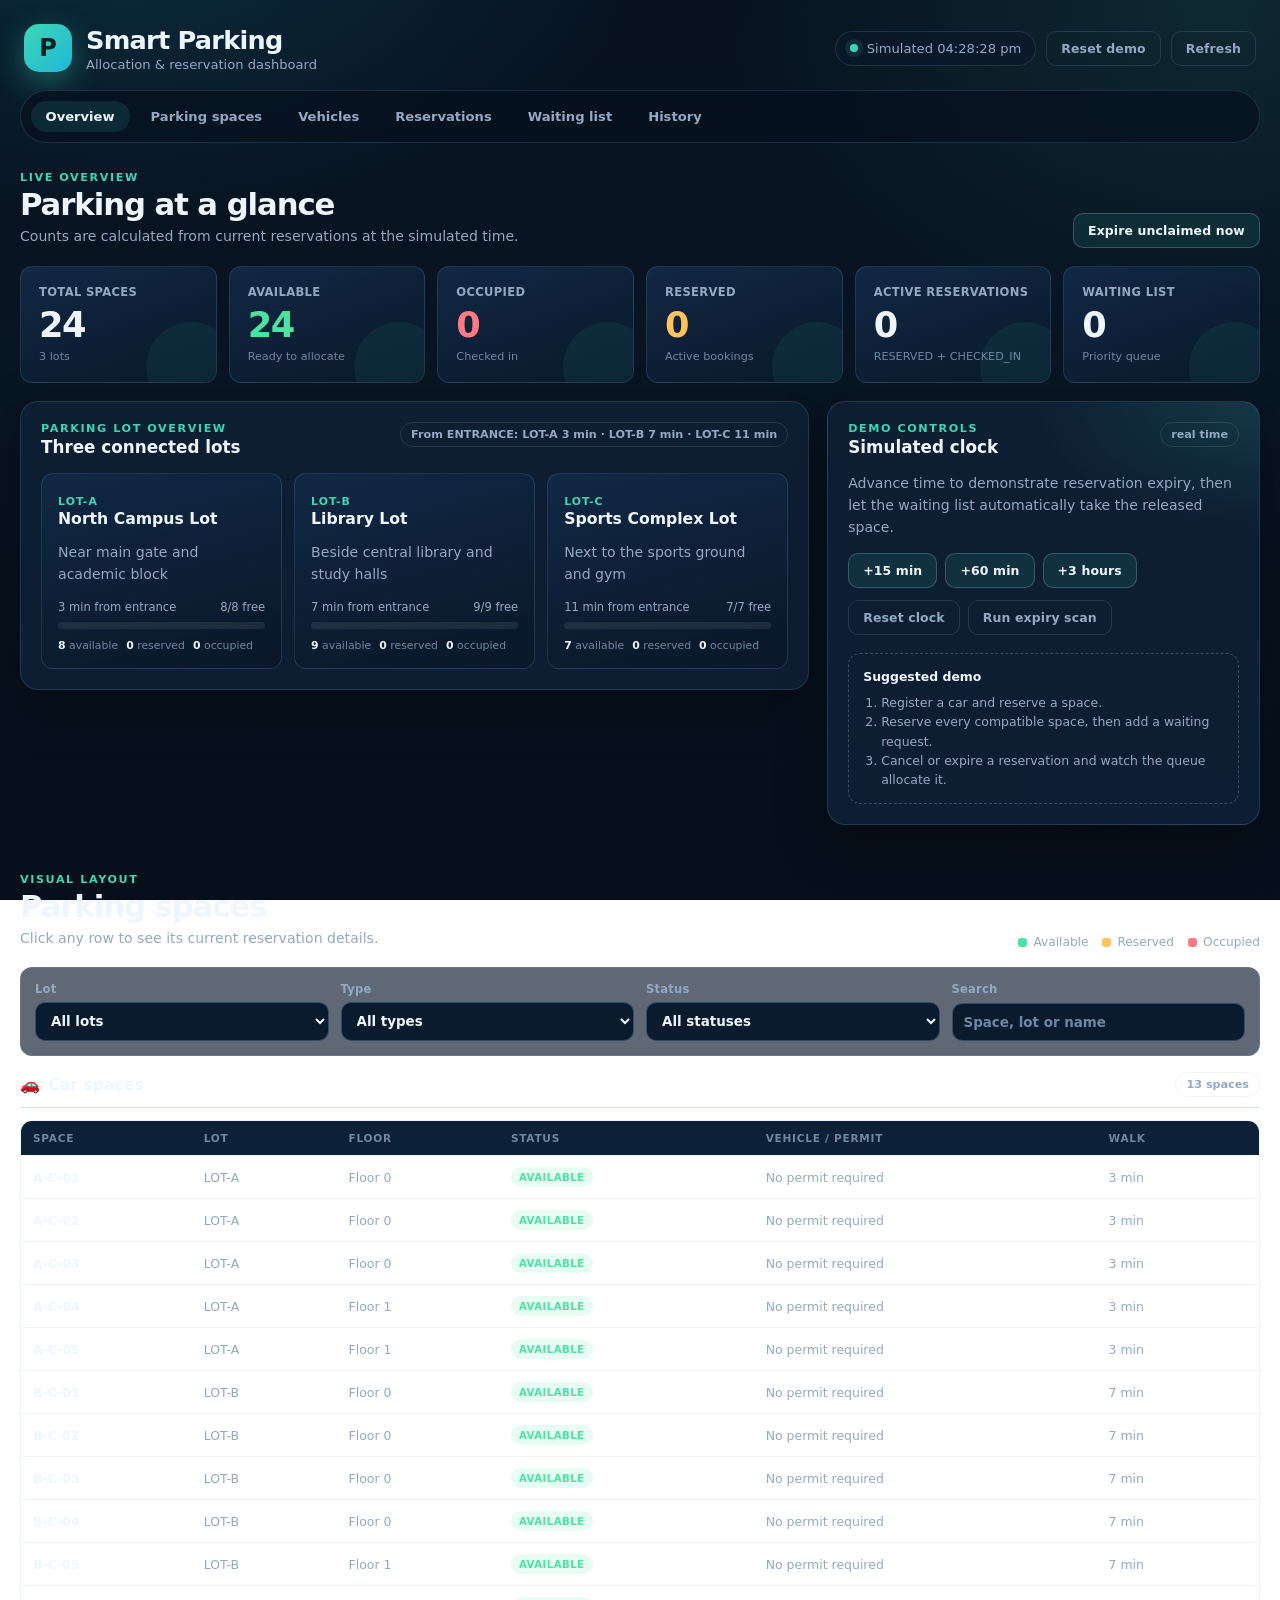
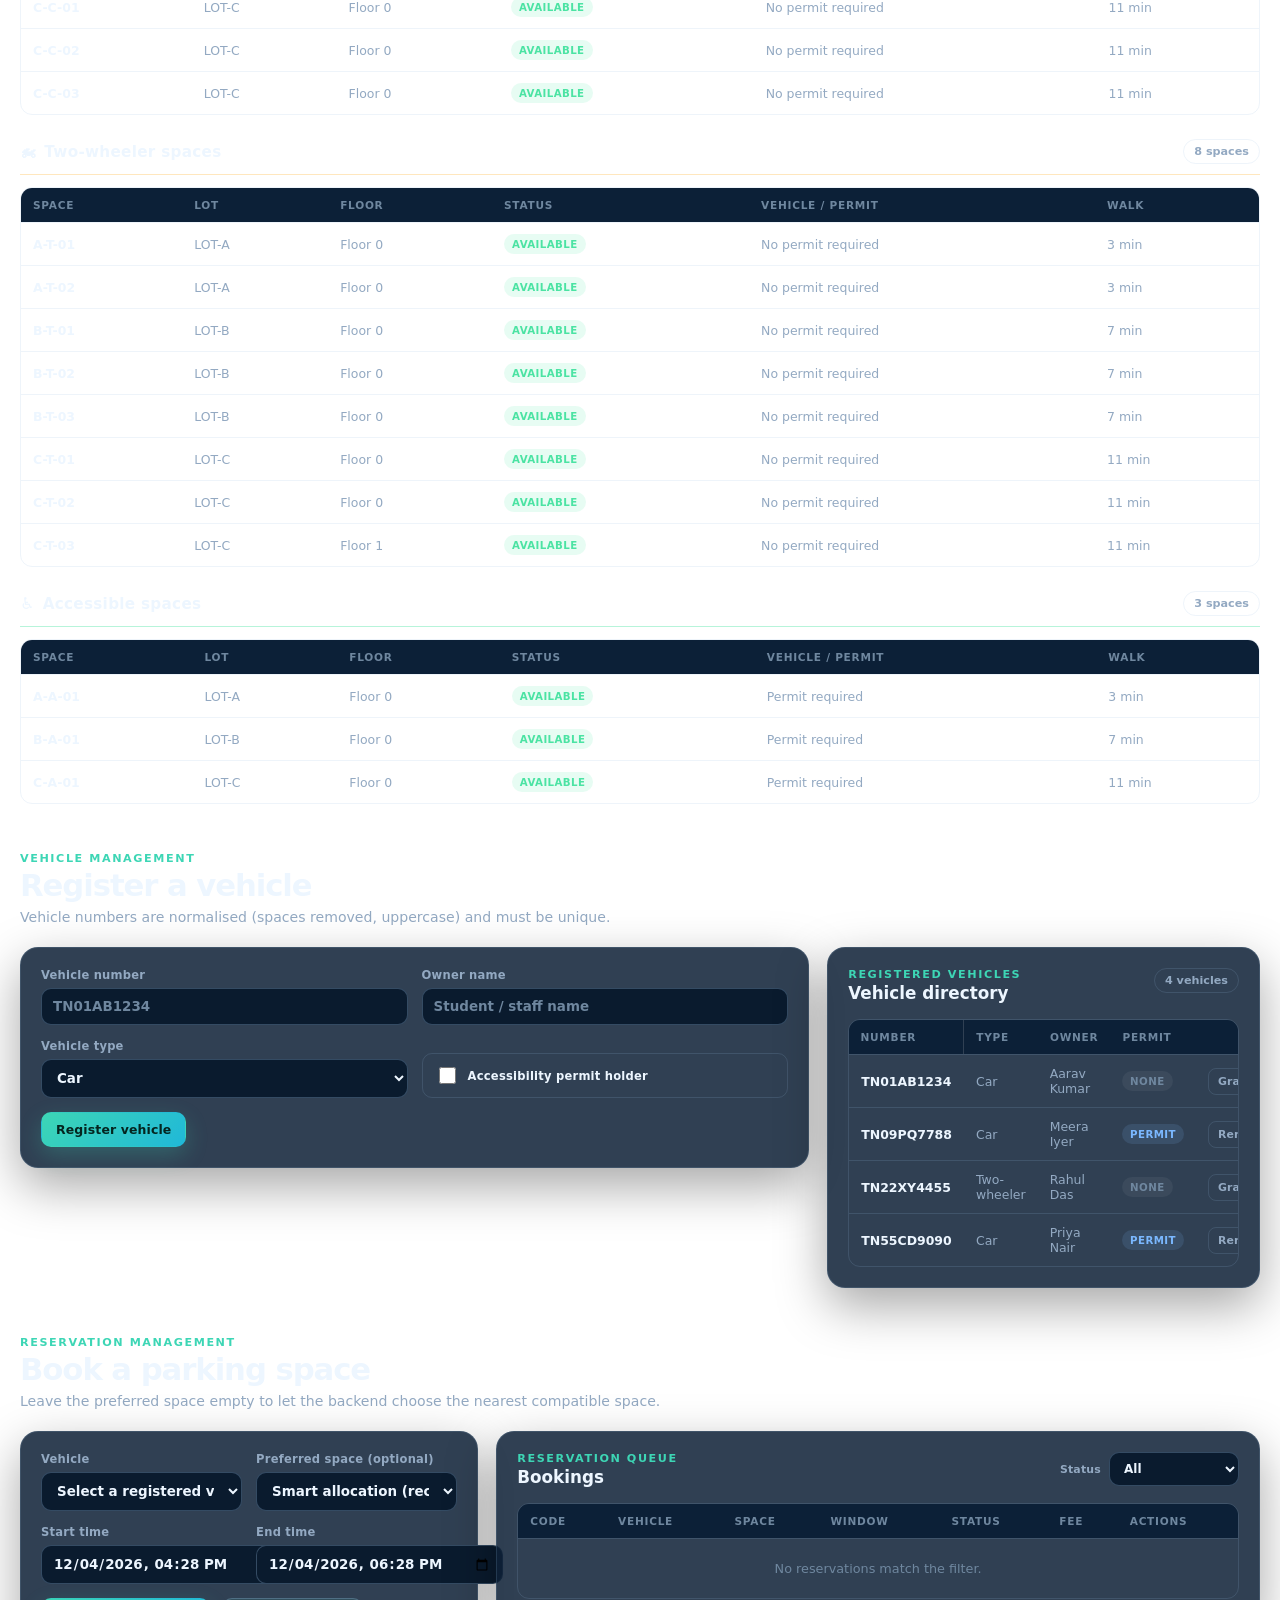
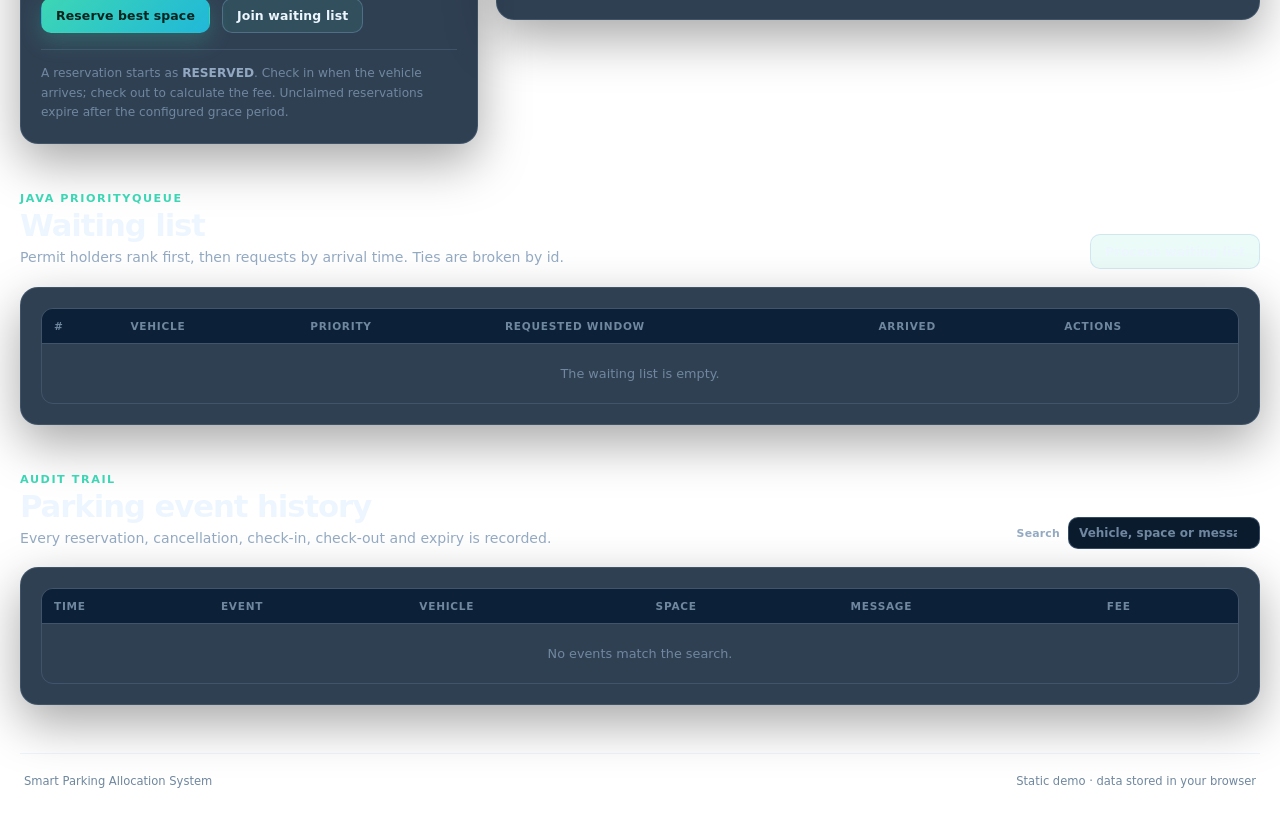
<file: docs/index.html>
<!DOCTYPE html>
<html lang="en">
<head>
    <meta charset="UTF-8">
    <meta name="viewport" content="width=device-width, initial-scale=1.0">
    <meta name="description" content="Smart Parking Allocation System dashboard - Spring Boot, MySQL, Java">
    <title>Smart Parking Allocation System</title>
    <link rel="icon" type="image/svg+xml" href="favicon.svg">
    <link rel="stylesheet" href="css/styles.css">
</head>
<body>
<div class="app-shell">

    <header class="topbar">
        <div class="brand">
            <div class="brand-mark" aria-hidden="true">P</div>
            <div>
                <h1>Smart Parking</h1>
                <p>Allocation &amp; reservation dashboard</p>
            </div>
        </div>
        <div class="topbar-actions">
            <div class="clock-chip" id="clockChip" title="Simulated application time">
                <span class="dot"></span>
                <span id="clockText">Loading clock...</span>
            </div>
            <button type="button" class="btn btn-ghost" id="resetDemoBtn">Reset demo</button>
            <button type="button" class="btn btn-ghost" id="refreshBtn">Refresh</button>
        </div>
    </header>

    <nav class="section-nav" aria-label="Dashboard sections">
        <a href="#overview" class="active">Overview</a>
        <a href="#spaces">Parking spaces</a>
        <a href="#vehicles">Vehicles</a>
        <a href="#reservations">Reservations</a>
        <a href="#waiting">Waiting list</a>
        <a href="#history">History</a>
    </nav>

    <main>

        <!-- ============================ OVERVIEW ============================ -->
        <section id="overview" class="section">
            <div class="section-heading">
                <div>
                    <p class="eyebrow">Live overview</p>
                    <h2>Parking at a glance</h2>
                    <p class="muted">Counts are calculated from current reservations at the simulated time.</p>
                </div>
                <button type="button" class="btn btn-secondary" id="expireBtn">Expire unclaimed now</button>
            </div>

            <div class="stats-grid">
                <article class="stat-card">
                    <span class="stat-label">Total spaces</span>
                    <strong id="statTotal">--</strong>
                    <small id="statLots">3 lots</small>
                </article>
                <article class="stat-card stat-available">
                    <span class="stat-label">Available</span>
                    <strong id="statAvailable">--</strong>
                    <small>Ready to allocate</small>
                </article>
                <article class="stat-card stat-occupied">
                    <span class="stat-label">Occupied</span>
                    <strong id="statOccupied">--</strong>
                    <small>Checked in</small>
                </article>
                <article class="stat-card stat-reserved">
                    <span class="stat-label">Reserved</span>
                    <strong id="statReserved">--</strong>
                    <small>Active bookings</small>
                </article>
                <article class="stat-card">
                    <span class="stat-label">Active reservations</span>
                    <strong id="statReservations">--</strong>
                    <small>RESERVED + CHECKED_IN</small>
                </article>
                <article class="stat-card">
                    <span class="stat-label">Waiting list</span>
                    <strong id="statWaiting">--</strong>
                    <small>Priority queue</small>
                </article>
            </div>

            <div class="two-column">
                <div class="panel">
                    <div class="panel-heading">
                        <div>
                            <p class="eyebrow">Parking lot overview</p>
                            <h3>Three connected lots</h3>
                        </div>
                        <span class="pill" id="travelSummary">Dijkstra travel times</span>
                    </div>
                    <div id="lotsList" class="lots-list">
                        <div class="loading">Loading parking lots...</div>
                    </div>
                </div>

                <aside class="panel demo-panel">
                    <div class="panel-heading">
                        <div>
                            <p class="eyebrow">Demo controls</p>
                            <h3>Simulated clock</h3>
                        </div>
                        <span class="pill" id="clockOffset">+0 min</span>
                    </div>
                    <p class="muted">
                        Advance time to demonstrate reservation expiry, then let the waiting list
                        automatically take the released space.
                    </p>
                    <div class="clock-buttons">
                        <button type="button" class="btn btn-secondary" data-advance="15">+15 min</button>
                        <button type="button" class="btn btn-secondary" data-advance="60">+60 min</button>
                        <button type="button" class="btn btn-secondary" data-advance="180">+3 hours</button>
                    </div>
                    <div class="clock-actions">
                        <button type="button" class="btn btn-ghost" id="resetClockBtn">Reset clock</button>
                        <button type="button" class="btn btn-ghost" id="expireBtn2">Run expiry scan</button>
                    </div>
                    <div class="demo-note">
                        <strong>Suggested demo</strong>
                        <ol>
                            <li>Register a car and reserve a space.</li>
                            <li>Reserve every compatible space, then add a waiting request.</li>
                            <li>Cancel or expire a reservation and watch the queue allocate it.</li>
                        </ol>
                    </div>
                </aside>
            </div>
        </section>

        <!-- ============================ SPACES ============================ -->
        <section id="spaces" class="section">
            <div class="section-heading">
                <div>
                    <p class="eyebrow">Visual layout</p>
                    <h2>Parking spaces</h2>
                    <p class="muted">Click any row to see its current reservation details.</p>
                </div>
                <div class="legend" aria-label="Space status legend">
                    <span><i class="legend-dot available"></i>Available</span>
                    <span><i class="legend-dot reserved"></i>Reserved</span>
                    <span><i class="legend-dot occupied"></i>Occupied</span>
                </div>
            </div>

            <div class="filter-bar">
                <label>
                    Lot
                    <select id="spaceLotFilter">
                        <option value="">All lots</option>
                    </select>
                </label>
                <label>
                    Type
                    <select id="spaceKindFilter">
                        <option value="">All types</option>
                        <option value="CAR">Car</option>
                        <option value="TWO_WHEELER">Two-wheeler</option>
                        <option value="ACCESSIBLE">Accessible</option>
                    </select>
                </label>
                <label>
                    Status
                    <select id="spaceStatusFilter">
                        <option value="">All statuses</option>
                        <option value="AVAILABLE">Available</option>
                        <option value="RESERVED">Reserved</option>
                        <option value="OCCUPIED">Occupied</option>
                    </select>
                </label>
                <label class="search-field">
                    Search
                    <input type="search" id="spaceSearch" placeholder="Space, lot or name">
                </label>
            </div>

            <div id="spaceGrid" class="space-groups">
                <div class="loading">Loading spaces...</div>
            </div>
        </section>

        <!-- ============================ VEHICLES ============================ -->
        <section id="vehicles" class="section">
            <div class="section-heading">
                <div>
                    <p class="eyebrow">Vehicle management</p>
                    <h2>Register a vehicle</h2>
                    <p class="muted">Vehicle numbers are normalised (spaces removed, uppercase) and must be unique.</p>
                </div>
            </div>

            <div class="two-column">
                <div class="panel">
                    <form id="vehicleForm" class="form-grid" novalidate>
                        <label>
                            Vehicle number
                            <input type="text" id="vehicleNumber" name="vehicleNumber"
                                   placeholder="TN01AB1234" maxlength="20" required>
                        </label>
                        <label>
                            Owner name
                            <input type="text" id="vehicleOwner" name="ownerName"
                                   placeholder="Student / staff name" maxlength="100" required>
                        </label>
                        <label>
                            Vehicle type
                            <select id="vehicleType" name="type" required>
                                <option value="CAR">Car</option>
                                <option value="TWO_WHEELER">Two-wheeler</option>
                            </select>
                        </label>
                        <label class="checkbox-label">
                            <input type="checkbox" id="vehiclePermit" name="accessibilityPermit">
                            Accessibility permit holder
                        </label>
                        <div class="form-actions">
                            <button type="submit" class="btn btn-primary">Register vehicle</button>
                            <span class="form-message" id="vehicleMessage" aria-live="polite"></span>
                        </div>
                    </form>
                </div>

                <div class="panel">
                    <div class="panel-heading">
                        <div>
                            <p class="eyebrow">Registered vehicles</p>
                            <h3>Vehicle directory</h3>
                        </div>
                        <span class="pill" id="vehicleCount">0 vehicles</span>
                    </div>
                    <div class="table-wrap">
                        <table>
                            <thead>
                            <tr>
                                <th>Number</th>
                                <th>Type</th>
                                <th>Owner</th>
                                <th>Permit</th>
                                <th></th>
                            </tr>
                            </thead>
                            <tbody id="vehicleTableBody">
                            <tr><td colspan="5" class="empty">No vehicles yet.</td></tr>
                            </tbody>
                        </table>
                    </div>
                </div>
            </div>
        </section>

        <!-- ============================ RESERVATIONS ============================ -->
        <section id="reservations" class="section">
            <div class="section-heading">
                <div>
                    <p class="eyebrow">Reservation management</p>
                    <h2>Book a parking space</h2>
                    <p class="muted">Leave the preferred space empty to let the backend choose the nearest compatible space.</p>
                </div>
            </div>

            <div class="two-column reservation-layout">
                <div class="panel">
                    <form id="reservationForm" class="form-grid" novalidate>
                        <label>
                            Vehicle
                            <select id="reservationVehicle" required>
                                <option value="">Select a registered vehicle</option>
                            </select>
                        </label>
                        <label>
                            Preferred space (optional)
                            <select id="reservationSpace">
                                <option value="">Smart allocation (recommended)</option>
                            </select>
                        </label>
                        <label>
                            Start time
                            <input type="datetime-local" id="reservationStart" required>
                        </label>
                        <label>
                            End time
                            <input type="datetime-local" id="reservationEnd" required>
                        </label>
                        <div class="form-actions form-actions-wrap">
                            <button type="submit" class="btn btn-primary">Reserve best space</button>
                            <button type="button" class="btn btn-secondary" id="joinWaitingBtn">Join waiting list</button>
                            <span class="form-message" id="reservationMessage" aria-live="polite"></span>
                        </div>
                    </form>
                    <p class="hint">
                        A reservation starts as <strong>RESERVED</strong>. Check in when the vehicle arrives;
                        check out to calculate the fee. Unclaimed reservations expire after the configured grace period.
                    </p>
                </div>

                <div class="panel">
                    <div class="panel-heading">
                        <div>
                            <p class="eyebrow">Reservation queue</p>
                            <h3>Bookings</h3>
                        </div>
                        <label class="inline-filter">
                            Status
                            <select id="reservationStatusFilter">
                                <option value="">All</option>
                                <option value="RESERVED">Reserved</option>
                                <option value="CHECKED_IN">Checked in</option>
                                <option value="COMPLETED">Completed</option>
                                <option value="CANCELLED">Cancelled</option>
                                <option value="EXPIRED">Expired</option>
                            </select>
                        </label>
                    </div>
                    <div class="table-wrap table-tall">
                        <table>
                            <thead>
                            <tr>
                                <th>Code</th>
                                <th>Vehicle</th>
                                <th>Space</th>
                                <th>Window</th>
                                <th>Status</th>
                                <th>Fee</th>
                                <th>Actions</th>
                            </tr>
                            </thead>
                            <tbody id="reservationTableBody">
                            <tr><td colspan="7" class="empty">No reservations yet.</td></tr>
                            </tbody>
                        </table>
                    </div>
                </div>
            </div>
        </section>

        <!-- ============================ WAITING LIST ============================ -->
        <section id="waiting" class="section">
            <div class="section-heading">
                <div>
                    <p class="eyebrow">Java PriorityQueue</p>
                    <h2>Waiting list</h2>
                    <p class="muted">Permit holders rank first, then requests by arrival time. Ties are broken by id.</p>
                </div>
                <button type="button" class="btn btn-secondary" id="processWaitingBtn">Process waiting list</button>
            </div>

            <div class="panel">
                <div class="table-wrap">
                    <table>
                        <thead>
                        <tr>
                            <th>#</th>
                            <th>Vehicle</th>
                            <th>Priority</th>
                            <th>Requested window</th>
                            <th>Arrived</th>
                            <th>Actions</th>
                        </tr>
                        </thead>
                        <tbody id="waitingTableBody">
                        <tr><td colspan="6" class="empty">The waiting list is empty.</td></tr>
                        </tbody>
                    </table>
                </div>
            </div>
        </section>

        <!-- ============================ HISTORY ============================ -->
        <section id="history" class="section">
            <div class="section-heading">
                <div>
                    <p class="eyebrow">Audit trail</p>
                    <h2>Parking event history</h2>
                    <p class="muted">Every reservation, cancellation, check-in, check-out and expiry is recorded.</p>
                </div>
                <label class="inline-filter">
                    Search
                    <input type="search" id="historySearch" placeholder="Vehicle, space or message">
                </label>
            </div>

            <div class="panel">
                <div class="table-wrap table-tall">
                    <table>
                        <thead>
                        <tr>
                            <th>Time</th>
                            <th>Event</th>
                            <th>Vehicle</th>
                            <th>Space</th>
                            <th>Message</th>
                            <th>Fee</th>
                        </tr>
                        </thead>
                        <tbody id="historyTableBody">
                        <tr><td colspan="6" class="empty">No events yet.</td></tr>
                        </tbody>
                    </table>
                </div>
            </div>
        </section>

    </main>

    <footer class="footer">
        <span>Smart Parking Allocation System</span>
        <span>Static demo · data stored in your browser</span>
    </footer>
</div>

<div id="toastContainer" class="toast-container" aria-live="polite" aria-atomic="true"></div>

<div id="spaceModal" class="modal-backdrop" hidden>
    <div class="modal" role="dialog" aria-modal="true" aria-labelledby="spaceModalTitle">
        <button type="button" class="modal-close" id="spaceModalClose" aria-label="Close">×</button>
        <p class="eyebrow">Parking space</p>
        <h3 id="spaceModalTitle">Space</h3>
        <div id="spaceModalBody" class="modal-body"></div>
    </div>
</div>

<script src="js/mock-api.js"></script>
<script src="js/app.js"></script>
</body>
</html>
</file>
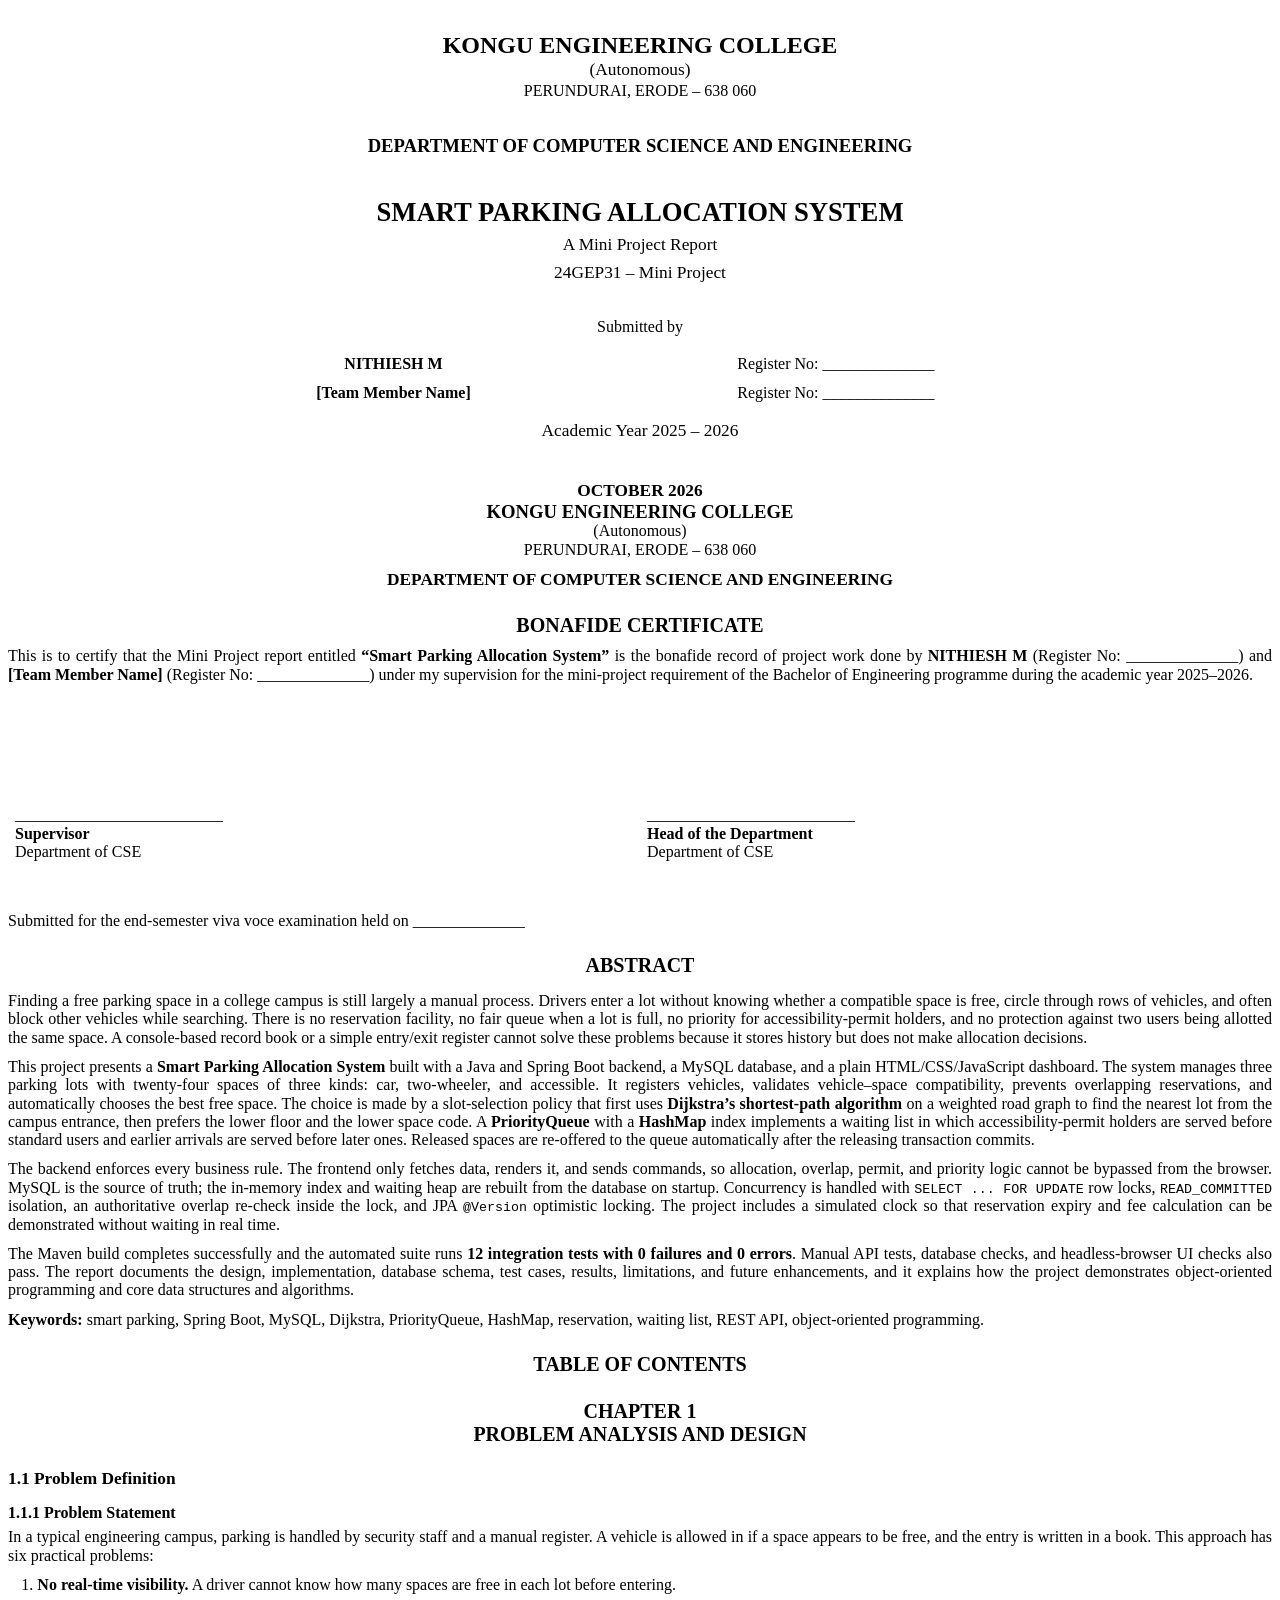
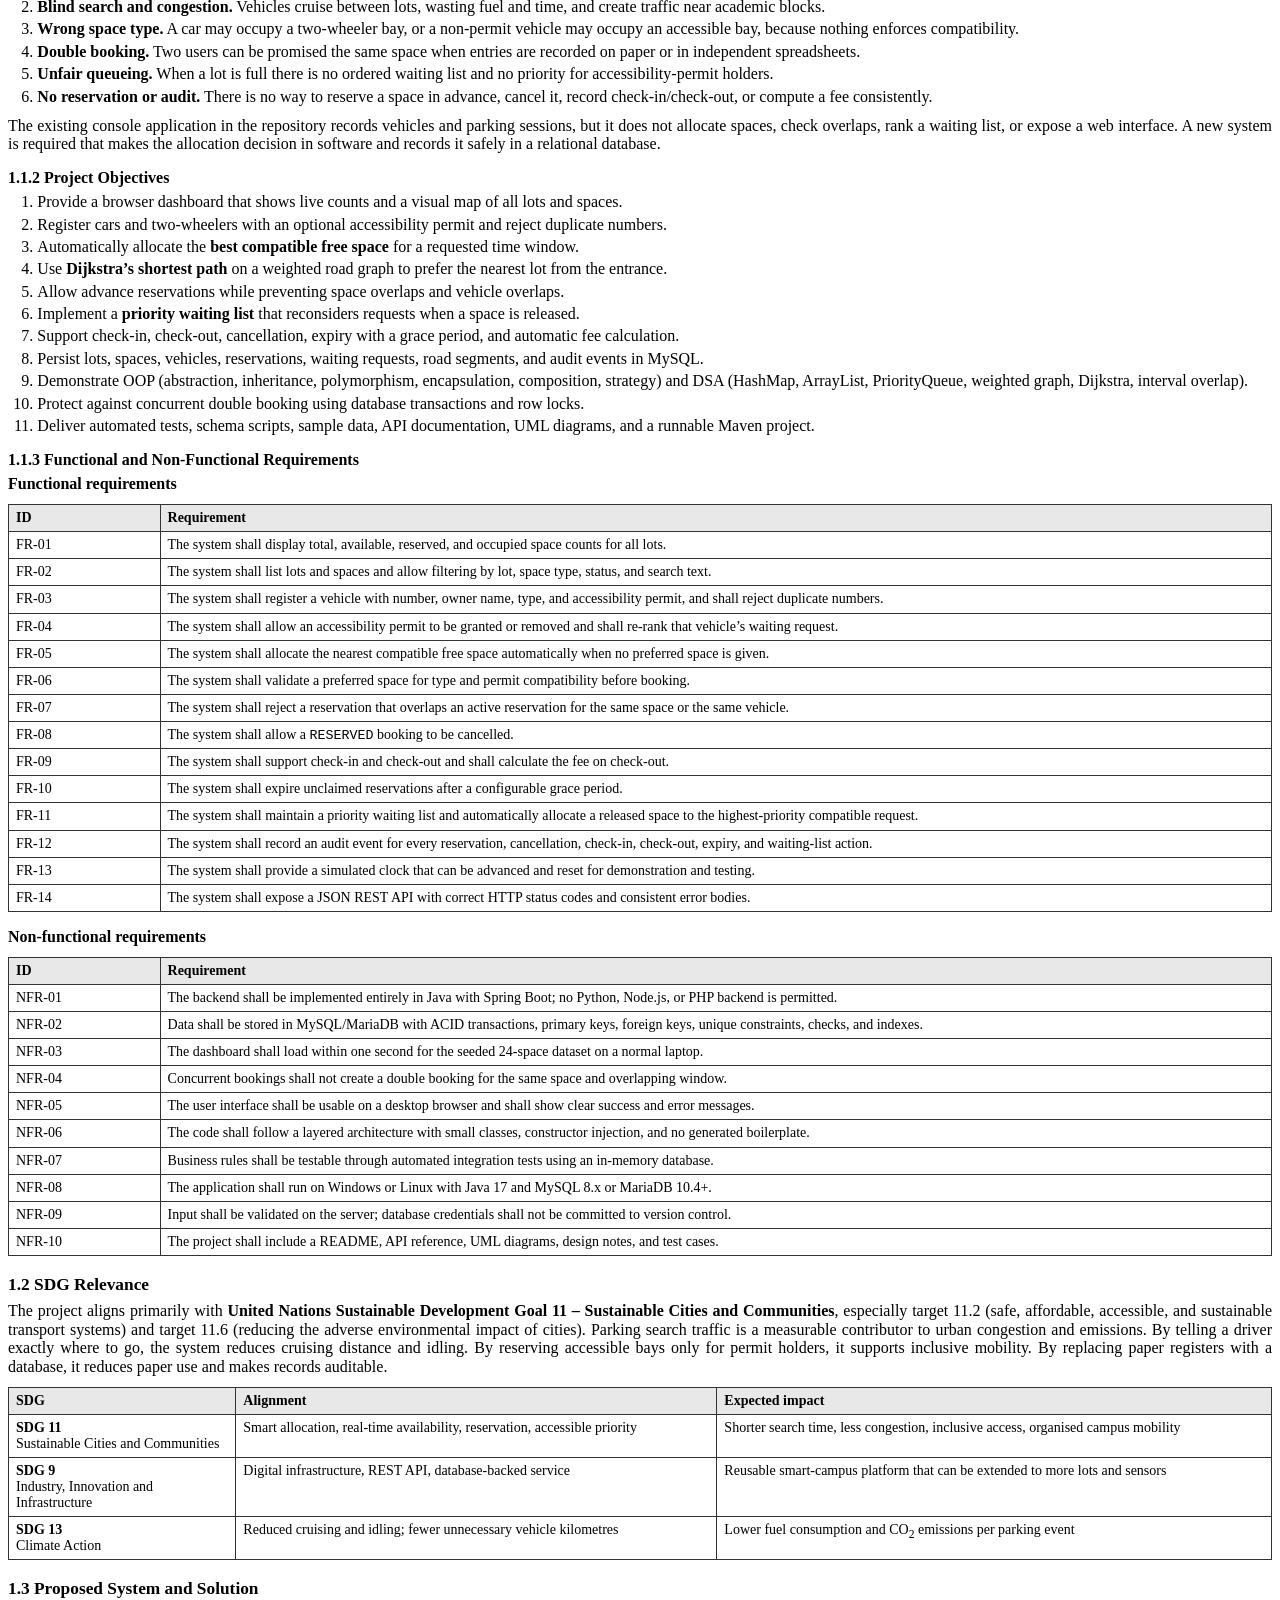
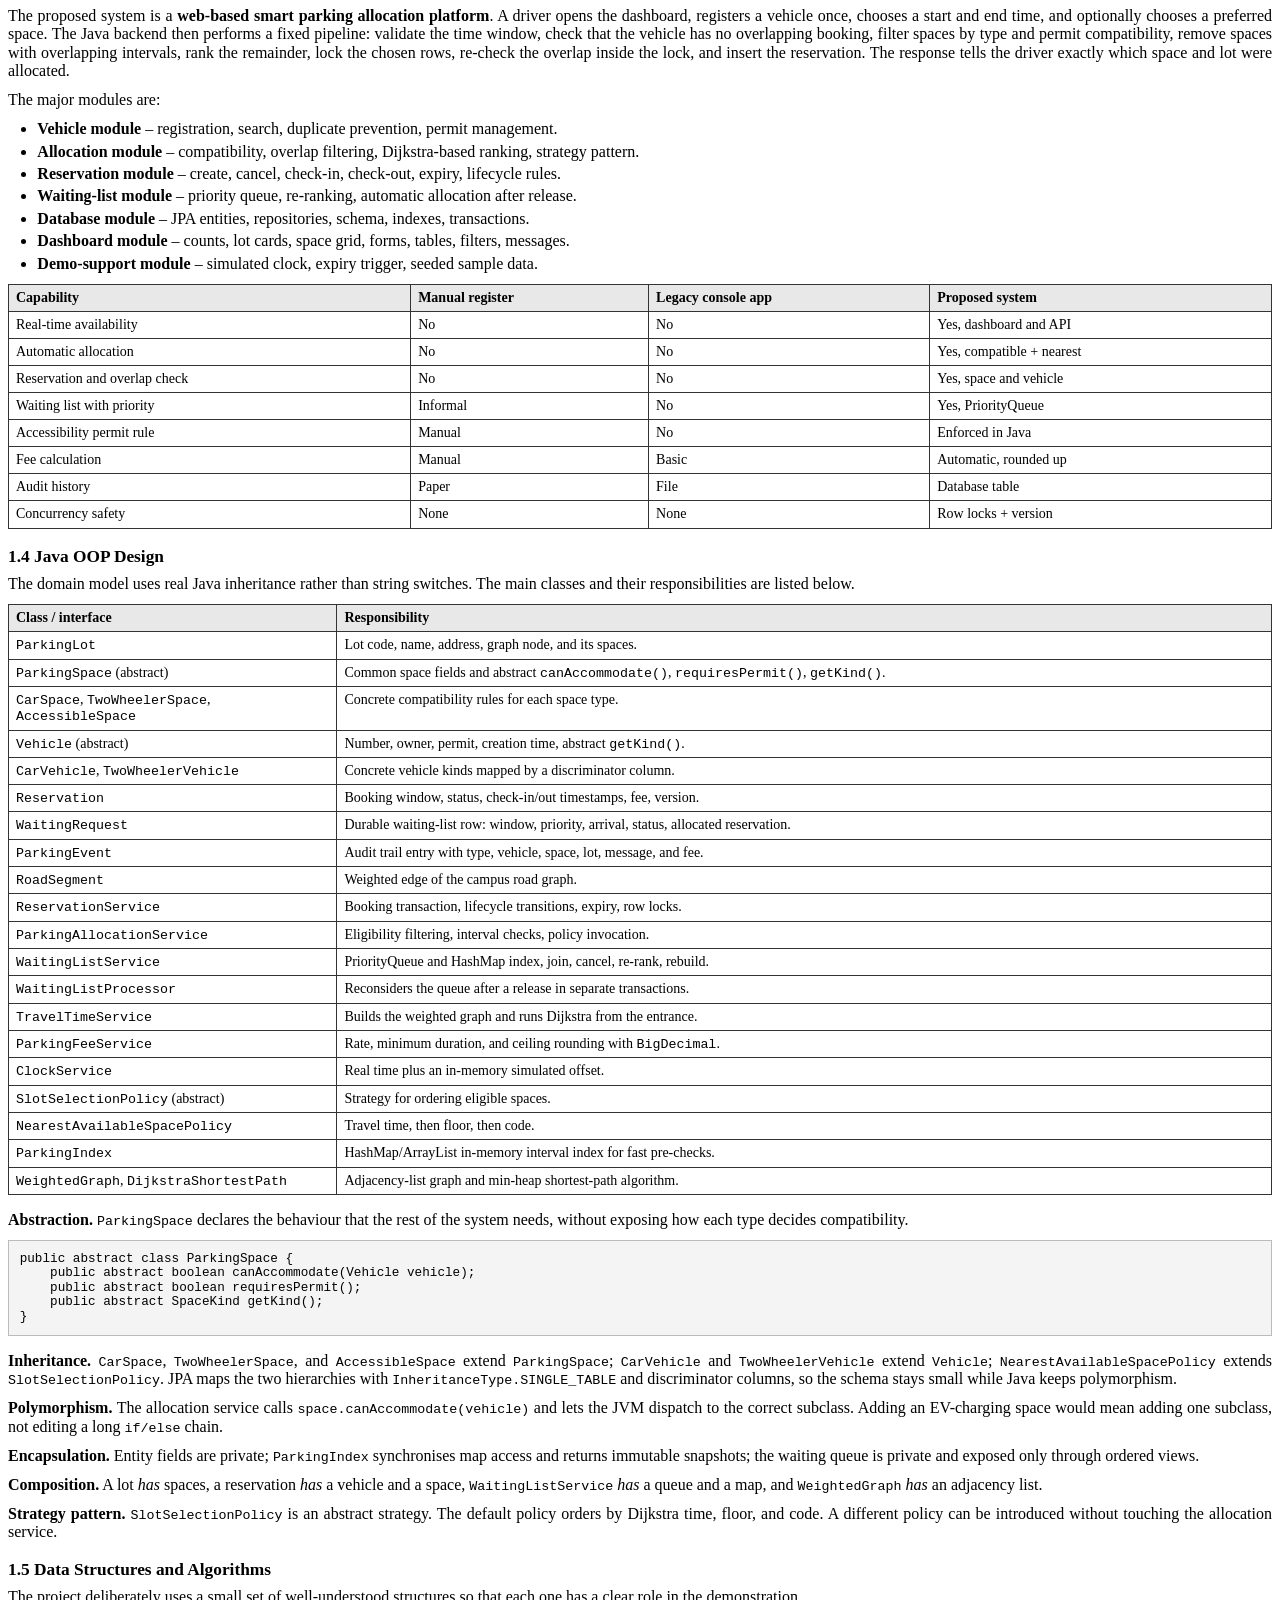
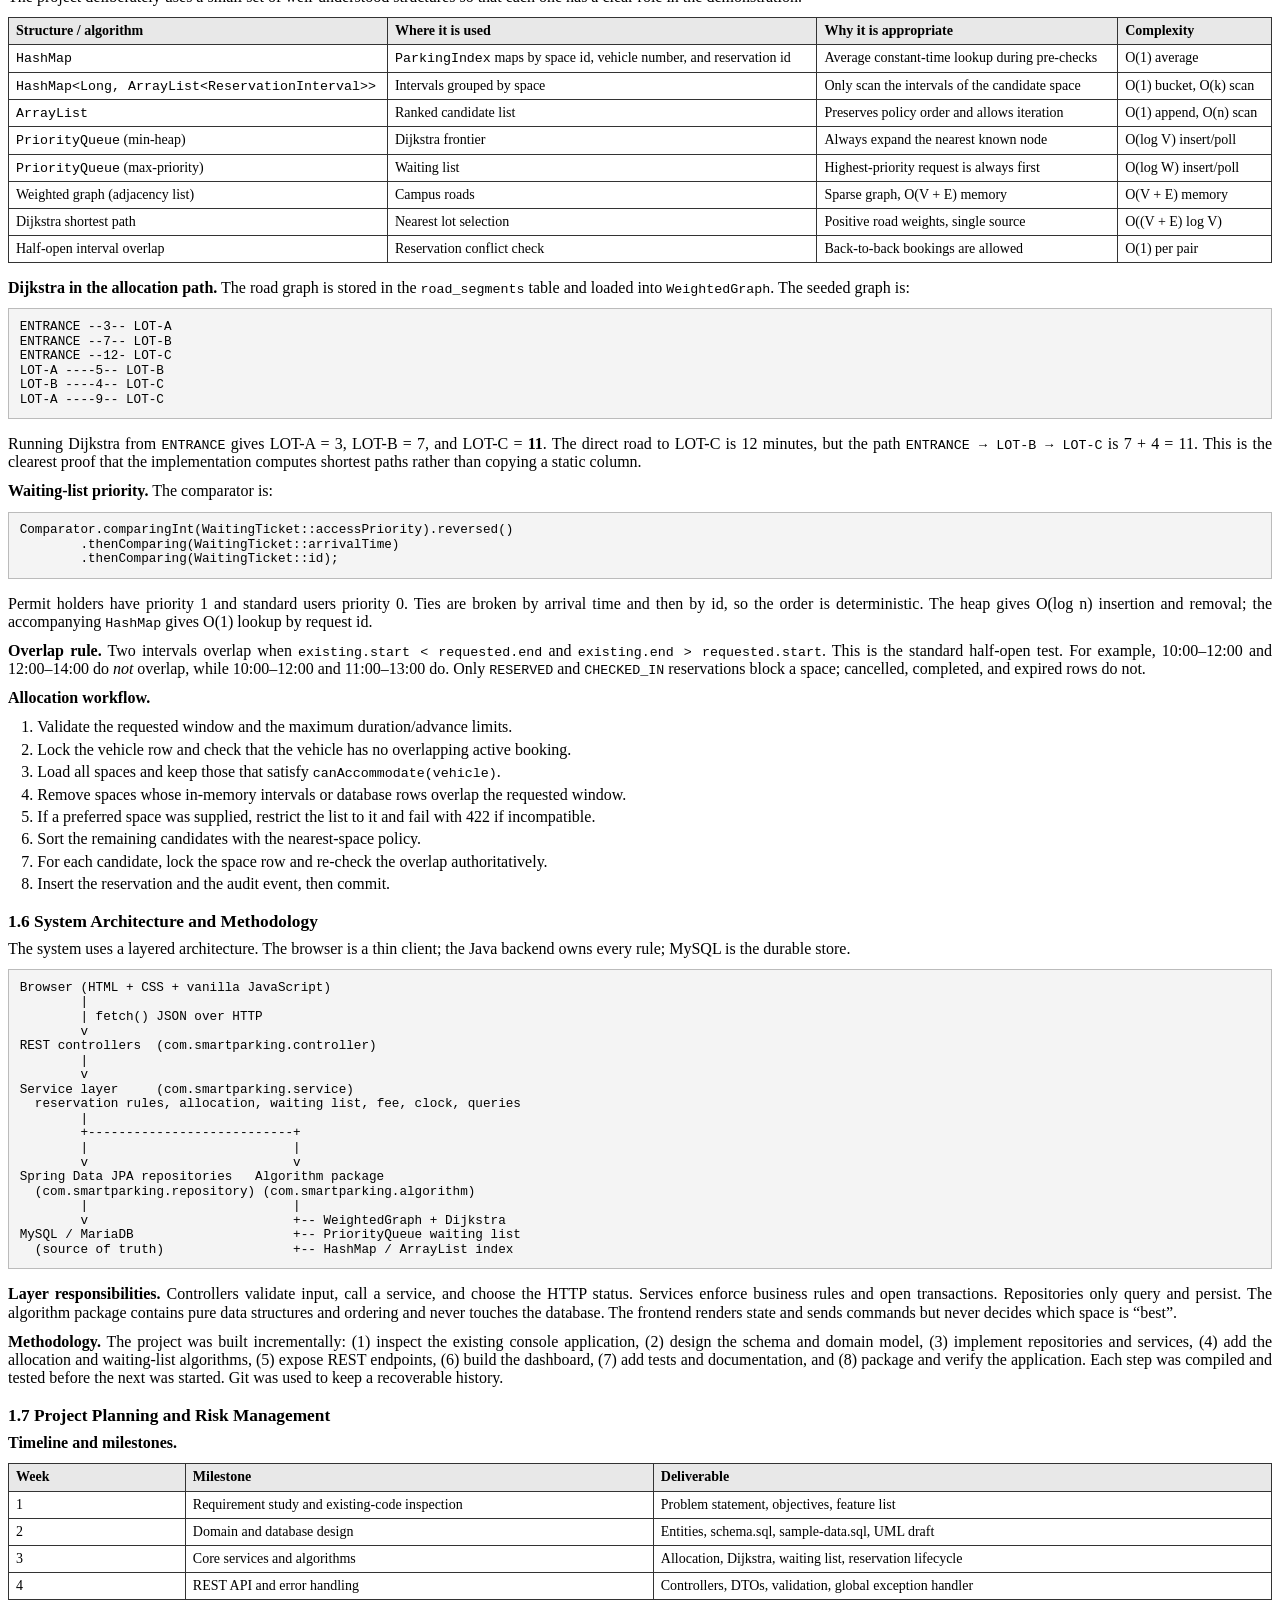
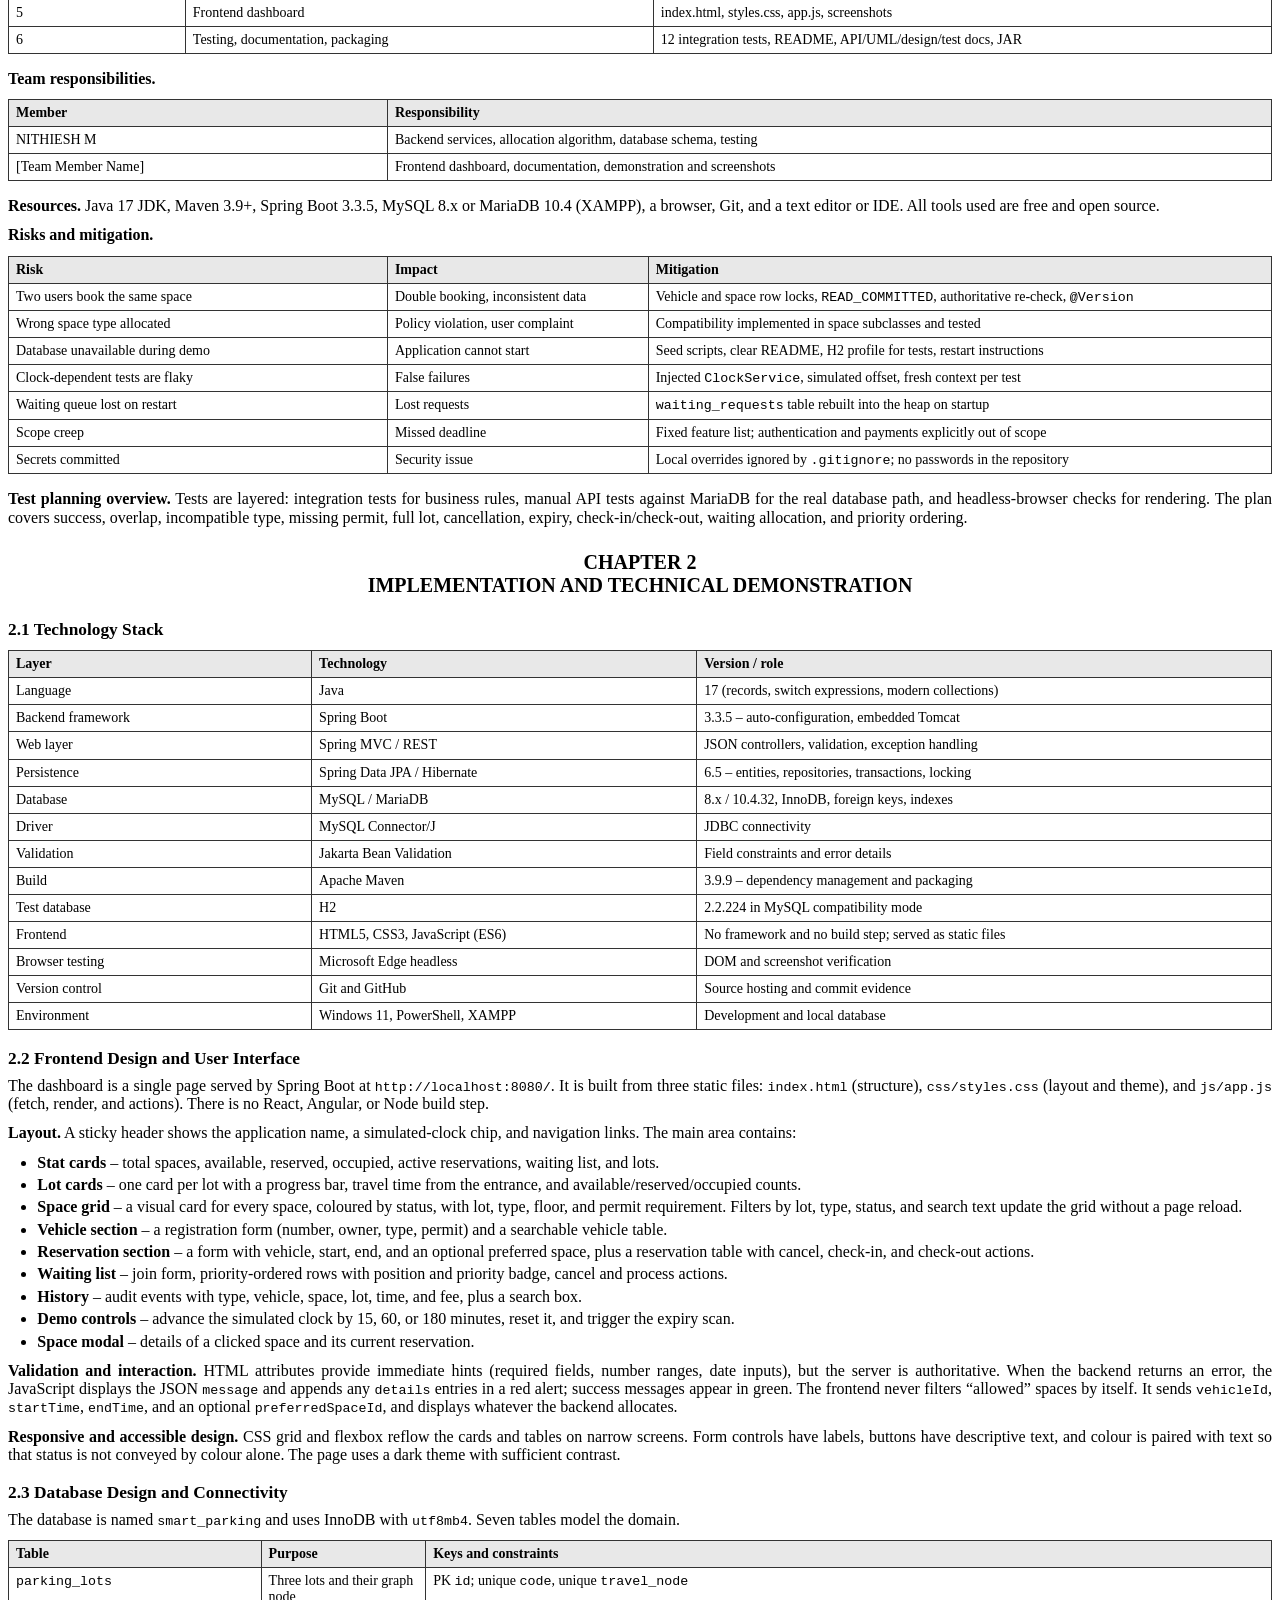
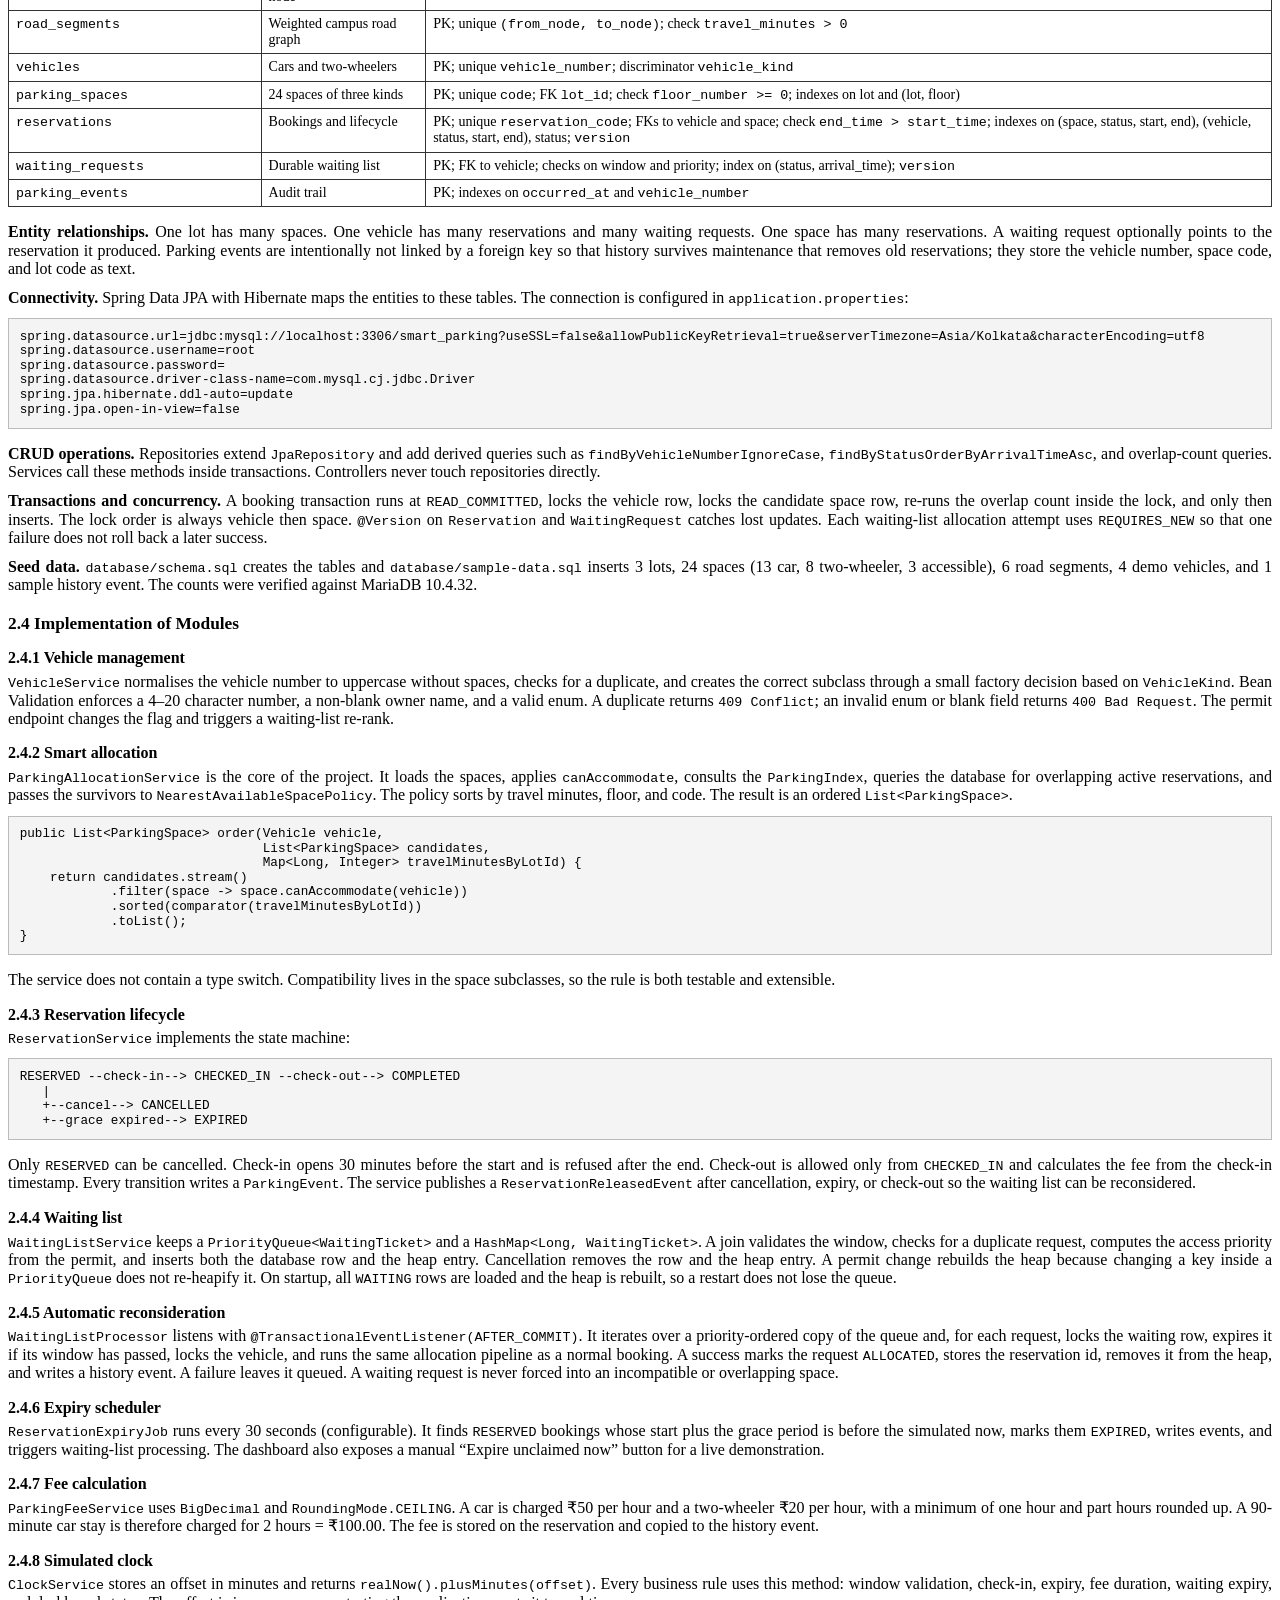
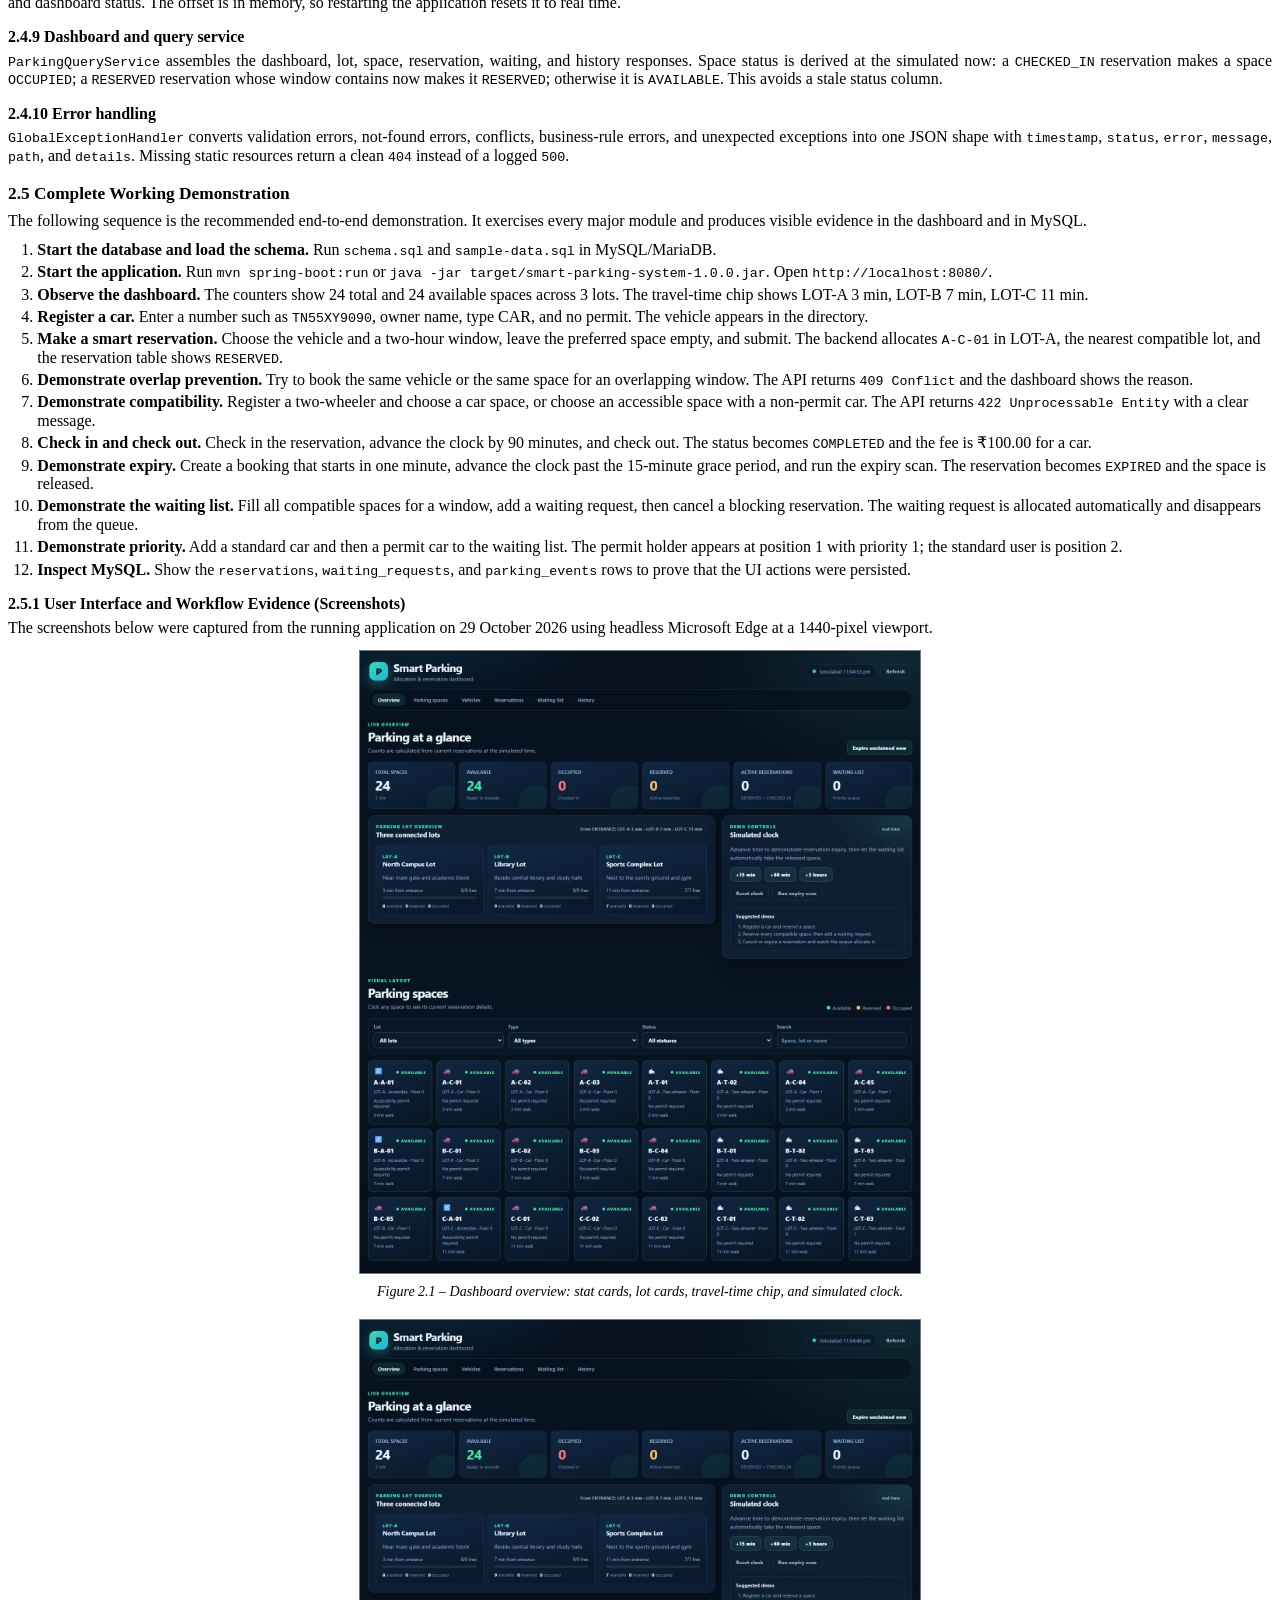
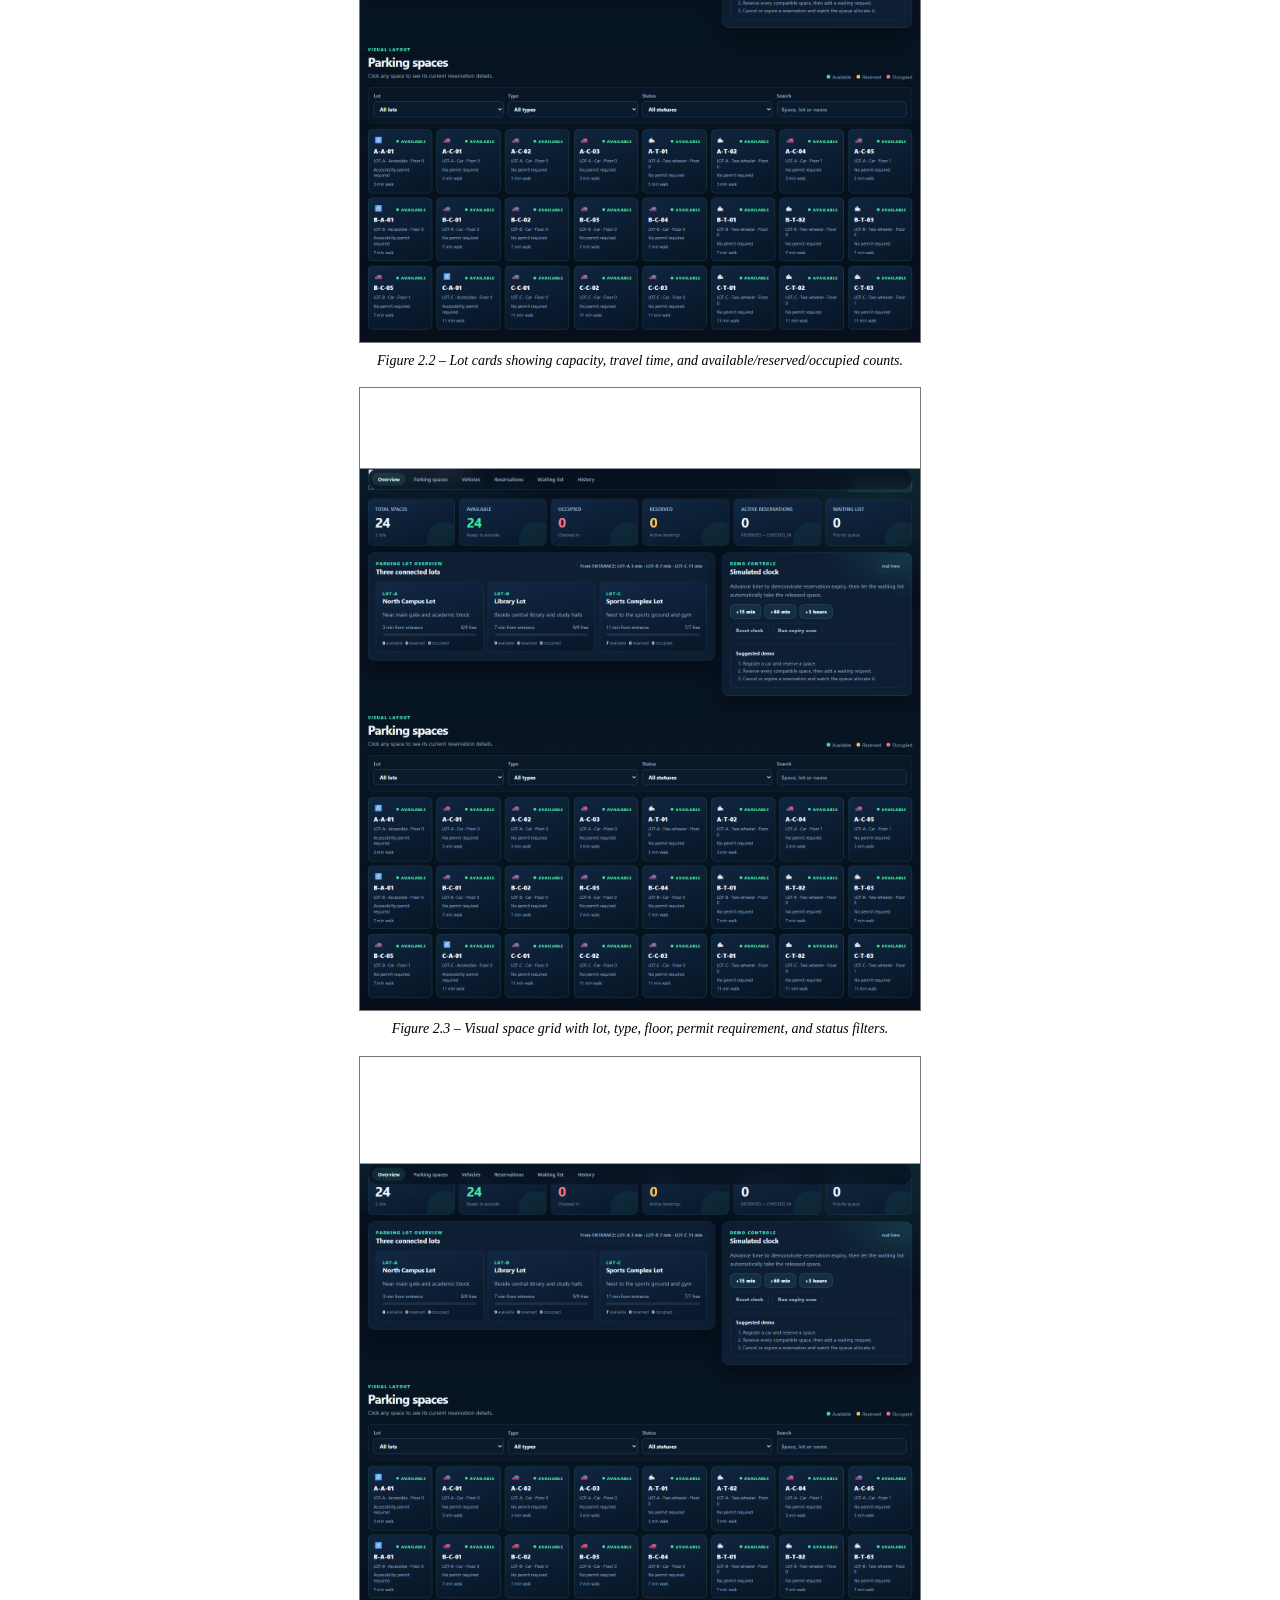
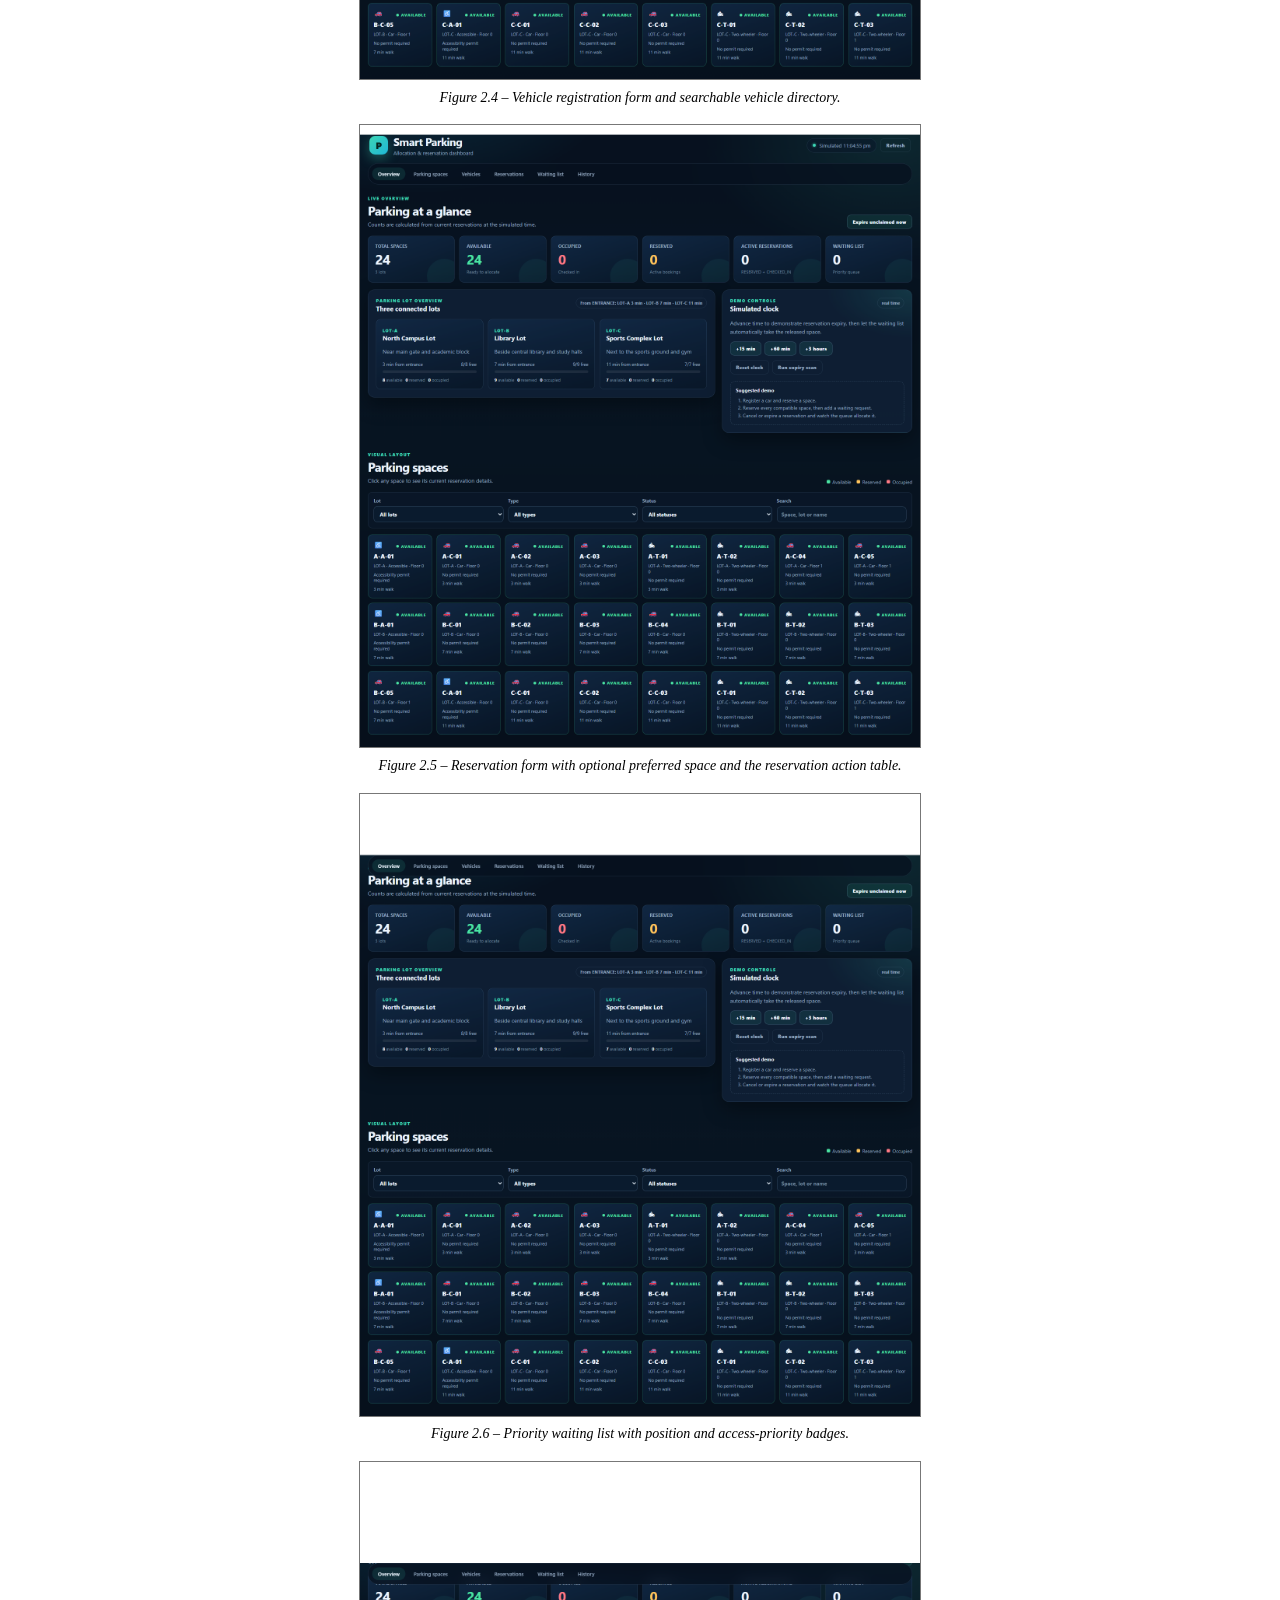
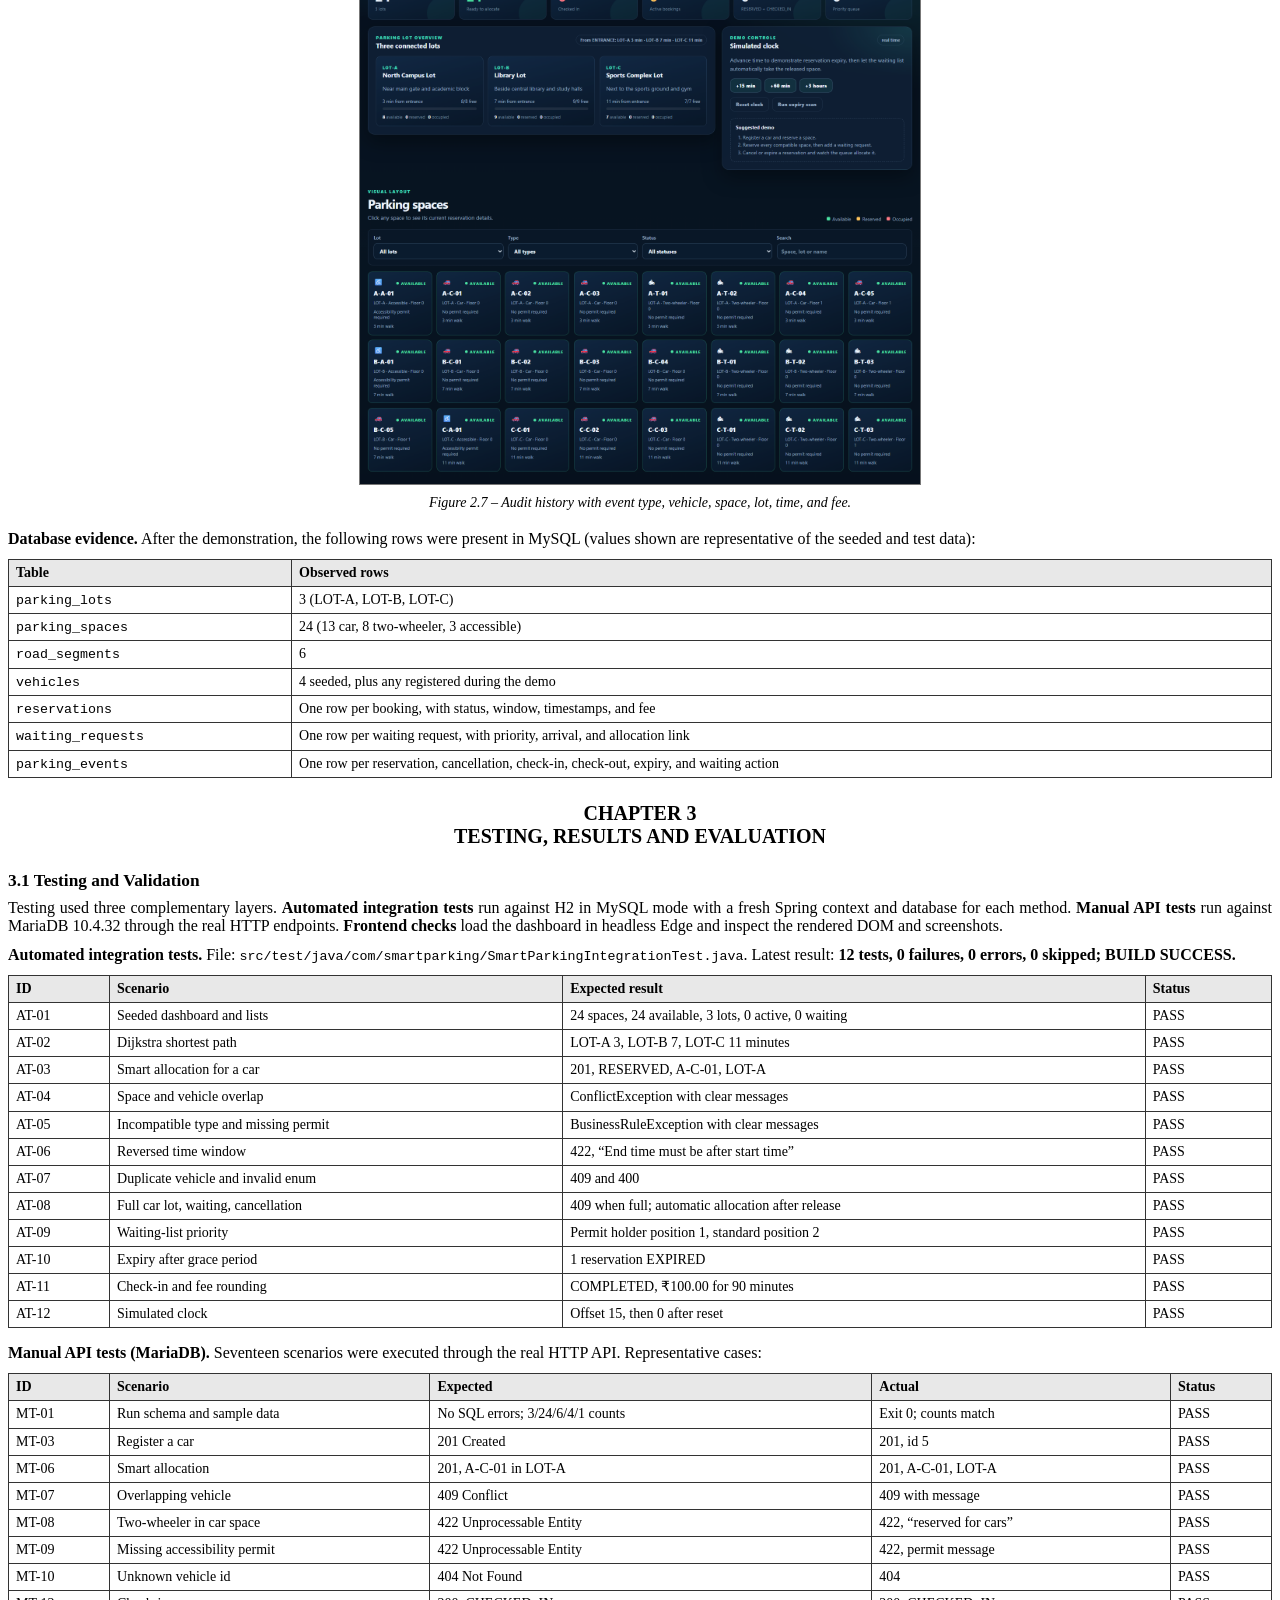
<file: docs/Mini-Project-Report.html>
﻿<!DOCTYPE html>
<html lang="en">
<head>
<meta charset="UTF-8">
<title>Smart Parking Allocation System - Mini Project Report</title>
<style>
  @page { size: A4; margin: 1in 0.9in 1in 0.9in; }
  body { font-family: "Times New Roman", serif; font-size: 12pt; line-height: 1.15; color: #000; }
  h1 { font-size: 20pt; text-align: center; margin: 18pt 0 6pt 0; }
  h2 { font-size: 15pt; margin: 18pt 0 8pt 0; border-bottom: 1px solid #000; padding-bottom: 3pt; }
  h3 { font-size: 13pt; margin: 14pt 0 6pt 0; }
  h4 { font-size: 12pt; margin: 12pt 0 4pt 0; }
  p { margin: 0 0 8pt 0; text-align: justify; }
  ul, ol { margin: 0 0 8pt 0; padding-left: 22pt; }
  li { margin-bottom: 3pt; }
  table { border-collapse: collapse; width: 100%; margin: 8pt 0 12pt 0; font-size: 10.5pt; }
  th, td { border: 1px solid #333; padding: 5px 7px; vertical-align: top; }
  th { background: #e8e8e8; text-align: left; }
  code { font-family: Consolas, "Courier New", monospace; font-size: 10pt; }
  pre { font-family: Consolas, "Courier New", monospace; font-size: 9.5pt; background: #f4f4f4;
        border: 1px solid #bbb; padding: 8pt; white-space: pre-wrap; margin: 8pt 0 12pt 0; }
  .center { text-align: center; }
  .page-break { page-break-before: always; }
  .title-page { text-align: center; }
  .title-page .college { font-size: 18pt; font-weight: bold; margin-top: 24pt; }
  .report-title { font-size: 20pt; font-weight: bold; text-align: center; margin: 18pt 0 6pt 0; }
  .title-page .sub { font-size: 13pt; margin-bottom: 2pt; }
  .title-page .place { font-size: 12pt; margin-bottom: 26pt; }
  .title-page .dept { font-size: 14pt; font-weight: bold; margin-bottom: 30pt; }
  .title-page .course { font-size: 13pt; margin-top: 6pt; }
  .title-page .submitted { font-size: 12pt; margin-top: 26pt; }
  .title-page .month { font-size: 13pt; font-weight: bold; margin-top: 30pt; }
  .names { width: 70%; margin: 10pt auto; font-size: 12pt; }
  .names td { border: none; padding: 4pt; text-align: center; }
  .figure { text-align: center; margin: 10pt 0 14pt 0; }
  .figure img { width: 560px; height: 622px; border: 1px solid #777; }
  .caption { font-size: 10.5pt; font-style: italic; margin-top: 4pt; text-align: center; }
  .toc { font-size: 12pt; }
  .toc td { border: none; padding: 2pt 4pt; }
  .toc .num { width: 12%; }
  .small { font-size: 10.5pt; }
  .note { font-size: 10.5pt; background: #f7f7f7; border-left: 3px solid #666; padding: 6pt 8pt; }
</style>
</head>
<body>

<!-- ================= TITLE PAGE ================= -->
<div class="title-page">
  <div class="college">KONGU ENGINEERING COLLEGE</div>
  <div class="sub">(Autonomous)</div>
  <div class="place">PERUNDURAI, ERODE &ndash; 638 060</div>

  <div class="dept">DEPARTMENT OF COMPUTER SCIENCE AND ENGINEERING</div>

  <div class="report-title">SMART PARKING ALLOCATION SYSTEM</div>
  <div class="course">A Mini Project Report</div>
  <div class="course">24GEP31 &ndash; Mini Project</div>

  <div class="submitted">Submitted by</div>
  <table class="names">
    <tr><td><b>NITHIESH M</b></td><td>Register No: ______________</td></tr>
    <tr><td><b>[Team Member Name]</b></td><td>Register No: ______________</td></tr>
  </table>

  <div class="course">Academic Year 2025 &ndash; 2026</div>
  <div class="month">OCTOBER 2026</div>
</div>

<!-- ================= CERTIFICATE ================= -->
<div class="center">
  <div style="font-size:14pt;font-weight:bold;">KONGU ENGINEERING COLLEGE</div>
  <div style="font-size:12pt;">(Autonomous)</div>
  <div style="font-size:12pt;">PERUNDURAI, ERODE &ndash; 638 060</div>
  <div style="font-size:13pt;font-weight:bold;margin-top:8pt;">DEPARTMENT OF COMPUTER SCIENCE AND ENGINEERING</div>
</div>

<div class="center" style="font-size:15pt;font-weight:bold;margin:18pt 0 8pt 0;page-break-before:always;">BONAFIDE CERTIFICATE</div>

<p>This is to certify that the Mini Project report entitled <b>&ldquo;Smart Parking Allocation System&rdquo;</b> is the bonafide record of project work done by <b>NITHIESH M</b> (Register No: ______________) and <b>[Team Member Name]</b> (Register No: ______________) under my supervision for the mini-project requirement of the Bachelor of Engineering programme during the academic year 2025&ndash;2026.</p>

<p style="margin-top:40pt;">&nbsp;</p>

<table style="border:none;width:100%;font-size:12pt;">
  <tr>
    <td style="border:none;width:50%;padding-top:30pt;">__________________________<br><b>Supervisor</b><br>Department of CSE</td>
    <td style="border:none;width:50%;padding-top:30pt;">__________________________<br><b>Head of the Department</b><br>Department of CSE</td>
  </tr>
</table>

<p style="margin-top:34pt;">Submitted for the end-semester viva voce examination held on ______________</p>

<!-- ================= ABSTRACT ================= -->
<h2 class="center" style="border:none;page-break-before:always;">ABSTRACT</h2>

<p>Finding a free parking space in a college campus is still largely a manual process. Drivers enter a lot without knowing whether a compatible space is free, circle through rows of vehicles, and often block other vehicles while searching. There is no reservation facility, no fair queue when a lot is full, no priority for accessibility-permit holders, and no protection against two users being allotted the same space. A console-based record book or a simple entry/exit register cannot solve these problems because it stores history but does not make allocation decisions.</p>

<p>This project presents a <b>Smart Parking Allocation System</b> built with a Java and Spring Boot backend, a MySQL database, and a plain HTML/CSS/JavaScript dashboard. The system manages three parking lots with twenty-four spaces of three kinds: car, two-wheeler, and accessible. It registers vehicles, validates vehicle&ndash;space compatibility, prevents overlapping reservations, and automatically chooses the best free space. The choice is made by a slot-selection policy that first uses <b>Dijkstra&rsquo;s shortest-path algorithm</b> on a weighted road graph to find the nearest lot from the campus entrance, then prefers the lower floor and the lower space code. A <b>PriorityQueue</b> with a <b>HashMap</b> index implements a waiting list in which accessibility-permit holders are served before standard users and earlier arrivals are served before later ones. Released spaces are re-offered to the queue automatically after the releasing transaction commits.</p>

<p>The backend enforces every business rule. The frontend only fetches data, renders it, and sends commands, so allocation, overlap, permit, and priority logic cannot be bypassed from the browser. MySQL is the source of truth; the in-memory index and waiting heap are rebuilt from the database on startup. Concurrency is handled with <code>SELECT ... FOR UPDATE</code> row locks, <code>READ_COMMITTED</code> isolation, an authoritative overlap re-check inside the lock, and JPA <code>@Version</code> optimistic locking. The project includes a simulated clock so that reservation expiry and fee calculation can be demonstrated without waiting in real time.</p>

<p>The Maven build completes successfully and the automated suite runs <b>12 integration tests with 0 failures and 0 errors</b>. Manual API tests, database checks, and headless-browser UI checks also pass. The report documents the design, implementation, database schema, test cases, results, limitations, and future enhancements, and it explains how the project demonstrates object-oriented programming and core data structures and algorithms.</p>

<p><b>Keywords:</b> smart parking, Spring Boot, MySQL, Dijkstra, PriorityQueue, HashMap, reservation, waiting list, REST API, object-oriented programming.</p>

<!-- ================= TABLE OF CONTENTS ================= -->
<div class="center" style="font-size:15pt;font-weight:bold;margin:18pt 0 8pt 0;page-break-before:always;">TABLE OF CONTENTS</div>



<!-- ================= CHAPTER 1 ================= -->
<h2 class="center" style="border:none;page-break-before:always;">CHAPTER 1<br>PROBLEM ANALYSIS AND DESIGN</h2>

<h3>1.1 Problem Definition</h3>

<h4>1.1.1 Problem Statement</h4>
<p>In a typical engineering campus, parking is handled by security staff and a manual register. A vehicle is allowed in if a space appears to be free, and the entry is written in a book. This approach has six practical problems:</p>
<ol>
  <li><b>No real-time visibility.</b> A driver cannot know how many spaces are free in each lot before entering.</li>
  <li><b>Blind search and congestion.</b> Vehicles cruise between lots, wasting fuel and time, and create traffic near academic blocks.</li>
  <li><b>Wrong space type.</b> A car may occupy a two-wheeler bay, or a non-permit vehicle may occupy an accessible bay, because nothing enforces compatibility.</li>
  <li><b>Double booking.</b> Two users can be promised the same space when entries are recorded on paper or in independent spreadsheets.</li>
  <li><b>Unfair queueing.</b> When a lot is full there is no ordered waiting list and no priority for accessibility-permit holders.</li>
  <li><b>No reservation or audit.</b> There is no way to reserve a space in advance, cancel it, record check-in/check-out, or compute a fee consistently.</li>
</ol>
<p>The existing console application in the repository records vehicles and parking sessions, but it does not allocate spaces, check overlaps, rank a waiting list, or expose a web interface. A new system is required that makes the allocation decision in software and records it safely in a relational database.</p>

<h4>1.1.2 Project Objectives</h4>
<ol>
  <li>Provide a browser dashboard that shows live counts and a visual map of all lots and spaces.</li>
  <li>Register cars and two-wheelers with an optional accessibility permit and reject duplicate numbers.</li>
  <li>Automatically allocate the <b>best compatible free space</b> for a requested time window.</li>
  <li>Use <b>Dijkstra&rsquo;s shortest path</b> on a weighted road graph to prefer the nearest lot from the entrance.</li>
  <li>Allow advance reservations while preventing space overlaps and vehicle overlaps.</li>
  <li>Implement a <b>priority waiting list</b> that reconsiders requests when a space is released.</li>
  <li>Support check-in, check-out, cancellation, expiry with a grace period, and automatic fee calculation.</li>
  <li>Persist lots, spaces, vehicles, reservations, waiting requests, road segments, and audit events in MySQL.</li>
  <li>Demonstrate OOP (abstraction, inheritance, polymorphism, encapsulation, composition, strategy) and DSA (HashMap, ArrayList, PriorityQueue, weighted graph, Dijkstra, interval overlap).</li>
  <li>Protect against concurrent double booking using database transactions and row locks.</li>
  <li>Deliver automated tests, schema scripts, sample data, API documentation, UML diagrams, and a runnable Maven project.</li>
</ol>

<h4>1.1.3 Functional and Non-Functional Requirements</h4>
<p><b>Functional requirements</b></p>
<table>
  <tr><th style="width:12%;">ID</th><th>Requirement</th></tr>
  <tr><td>FR-01</td><td>The system shall display total, available, reserved, and occupied space counts for all lots.</td></tr>
  <tr><td>FR-02</td><td>The system shall list lots and spaces and allow filtering by lot, space type, status, and search text.</td></tr>
  <tr><td>FR-03</td><td>The system shall register a vehicle with number, owner name, type, and accessibility permit, and shall reject duplicate numbers.</td></tr>
  <tr><td>FR-04</td><td>The system shall allow an accessibility permit to be granted or removed and shall re-rank that vehicle&rsquo;s waiting request.</td></tr>
  <tr><td>FR-05</td><td>The system shall allocate the nearest compatible free space automatically when no preferred space is given.</td></tr>
  <tr><td>FR-06</td><td>The system shall validate a preferred space for type and permit compatibility before booking.</td></tr>
  <tr><td>FR-07</td><td>The system shall reject a reservation that overlaps an active reservation for the same space or the same vehicle.</td></tr>
  <tr><td>FR-08</td><td>The system shall allow a <code>RESERVED</code> booking to be cancelled.</td></tr>
  <tr><td>FR-09</td><td>The system shall support check-in and check-out and shall calculate the fee on check-out.</td></tr>
  <tr><td>FR-10</td><td>The system shall expire unclaimed reservations after a configurable grace period.</td></tr>
  <tr><td>FR-11</td><td>The system shall maintain a priority waiting list and automatically allocate a released space to the highest-priority compatible request.</td></tr>
  <tr><td>FR-12</td><td>The system shall record an audit event for every reservation, cancellation, check-in, check-out, expiry, and waiting-list action.</td></tr>
  <tr><td>FR-13</td><td>The system shall provide a simulated clock that can be advanced and reset for demonstration and testing.</td></tr>
  <tr><td>FR-14</td><td>The system shall expose a JSON REST API with correct HTTP status codes and consistent error bodies.</td></tr>
</table>

<p><b>Non-functional requirements</b></p>
<table>
  <tr><th style="width:12%;">ID</th><th>Requirement</th></tr>
  <tr><td>NFR-01</td><td>The backend shall be implemented entirely in Java with Spring Boot; no Python, Node.js, or PHP backend is permitted.</td></tr>
  <tr><td>NFR-02</td><td>Data shall be stored in MySQL/MariaDB with ACID transactions, primary keys, foreign keys, unique constraints, checks, and indexes.</td></tr>
  <tr><td>NFR-03</td><td>The dashboard shall load within one second for the seeded 24-space dataset on a normal laptop.</td></tr>
  <tr><td>NFR-04</td><td>Concurrent bookings shall not create a double booking for the same space and overlapping window.</td></tr>
  <tr><td>NFR-05</td><td>The user interface shall be usable on a desktop browser and shall show clear success and error messages.</td></tr>
  <tr><td>NFR-06</td><td>The code shall follow a layered architecture with small classes, constructor injection, and no generated boilerplate.</td></tr>
  <tr><td>NFR-07</td><td>Business rules shall be testable through automated integration tests using an in-memory database.</td></tr>
  <tr><td>NFR-08</td><td>The application shall run on Windows or Linux with Java 17 and MySQL 8.x or MariaDB 10.4+.</td></tr>
  <tr><td>NFR-09</td><td>Input shall be validated on the server; database credentials shall not be committed to version control.</td></tr>
  <tr><td>NFR-10</td><td>The project shall include a README, API reference, UML diagrams, design notes, and test cases.</td></tr>
</table>

<h3>1.2 SDG Relevance</h3>
<p>The project aligns primarily with <b>United Nations Sustainable Development Goal 11 &ndash; Sustainable Cities and Communities</b>, especially target 11.2 (safe, affordable, accessible, and sustainable transport systems) and target 11.6 (reducing the adverse environmental impact of cities). Parking search traffic is a measurable contributor to urban congestion and emissions. By telling a driver exactly where to go, the system reduces cruising distance and idling. By reserving accessible bays only for permit holders, it supports inclusive mobility. By replacing paper registers with a database, it reduces paper use and makes records auditable.</p>
<table>
  <tr><th style="width:18%;">SDG</th><th>Alignment</th><th>Expected impact</th></tr>
  <tr><td><b>SDG 11</b><br>Sustainable Cities and Communities</td><td>Smart allocation, real-time availability, reservation, accessible priority</td><td>Shorter search time, less congestion, inclusive access, organised campus mobility</td></tr>
  <tr><td><b>SDG 9</b><br>Industry, Innovation and Infrastructure</td><td>Digital infrastructure, REST API, database-backed service</td><td>Reusable smart-campus platform that can be extended to more lots and sensors</td></tr>
  <tr><td><b>SDG 13</b><br>Climate Action</td><td>Reduced cruising and idling; fewer unnecessary vehicle kilometres</td><td>Lower fuel consumption and CO<sub>2</sub> emissions per parking event</td></tr>
</table>

<h3>1.3 Proposed System and Solution</h3>
<p>The proposed system is a <b>web-based smart parking allocation platform</b>. A driver opens the dashboard, registers a vehicle once, chooses a start and end time, and optionally chooses a preferred space. The Java backend then performs a fixed pipeline: validate the time window, check that the vehicle has no overlapping booking, filter spaces by type and permit compatibility, remove spaces with overlapping intervals, rank the remainder, lock the chosen rows, re-check the overlap inside the lock, and insert the reservation. The response tells the driver exactly which space and lot were allocated.</p>

<p>The major modules are:</p>
<ul>
  <li><b>Vehicle module</b> &ndash; registration, search, duplicate prevention, permit management.</li>
  <li><b>Allocation module</b> &ndash; compatibility, overlap filtering, Dijkstra-based ranking, strategy pattern.</li>
  <li><b>Reservation module</b> &ndash; create, cancel, check-in, check-out, expiry, lifecycle rules.</li>
  <li><b>Waiting-list module</b> &ndash; priority queue, re-ranking, automatic allocation after release.</li>
  <li><b>Database module</b> &ndash; JPA entities, repositories, schema, indexes, transactions.</li>
  <li><b>Dashboard module</b> &ndash; counts, lot cards, space grid, forms, tables, filters, messages.</li>
  <li><b>Demo-support module</b> &ndash; simulated clock, expiry trigger, seeded sample data.</li>
</ul>

<table>
  <tr><th>Capability</th><th>Manual register</th><th>Legacy console app</th><th>Proposed system</th></tr>
  <tr><td>Real-time availability</td><td>No</td><td>No</td><td>Yes, dashboard and API</td></tr>
  <tr><td>Automatic allocation</td><td>No</td><td>No</td><td>Yes, compatible + nearest</td></tr>
  <tr><td>Reservation and overlap check</td><td>No</td><td>No</td><td>Yes, space and vehicle</td></tr>
  <tr><td>Waiting list with priority</td><td>Informal</td><td>No</td><td>Yes, PriorityQueue</td></tr>
  <tr><td>Accessibility permit rule</td><td>Manual</td><td>No</td><td>Enforced in Java</td></tr>
  <tr><td>Fee calculation</td><td>Manual</td><td>Basic</td><td>Automatic, rounded up</td></tr>
  <tr><td>Audit history</td><td>Paper</td><td>File</td><td>Database table</td></tr>
  <tr><td>Concurrency safety</td><td>None</td><td>None</td><td>Row locks + version</td></tr>
</table>

<h3>1.4 Java OOP Design</h3>
<p>The domain model uses real Java inheritance rather than string switches. The main classes and their responsibilities are listed below.</p>

<table>
  <tr><th style="width:26%;">Class / interface</th><th>Responsibility</th></tr>
  <tr><td><code>ParkingLot</code></td><td>Lot code, name, address, graph node, and its spaces.</td></tr>
  <tr><td><code>ParkingSpace</code> (abstract)</td><td>Common space fields and abstract <code>canAccommodate()</code>, <code>requiresPermit()</code>, <code>getKind()</code>.</td></tr>
  <tr><td><code>CarSpace</code>, <code>TwoWheelerSpace</code>, <code>AccessibleSpace</code></td><td>Concrete compatibility rules for each space type.</td></tr>
  <tr><td><code>Vehicle</code> (abstract)</td><td>Number, owner, permit, creation time, abstract <code>getKind()</code>.</td></tr>
  <tr><td><code>CarVehicle</code>, <code>TwoWheelerVehicle</code></td><td>Concrete vehicle kinds mapped by a discriminator column.</td></tr>
  <tr><td><code>Reservation</code></td><td>Booking window, status, check-in/out timestamps, fee, version.</td></tr>
  <tr><td><code>WaitingRequest</code></td><td>Durable waiting-list row: window, priority, arrival, status, allocated reservation.</td></tr>
  <tr><td><code>ParkingEvent</code></td><td>Audit trail entry with type, vehicle, space, lot, message, and fee.</td></tr>
  <tr><td><code>RoadSegment</code></td><td>Weighted edge of the campus road graph.</td></tr>
  <tr><td><code>ReservationService</code></td><td>Booking transaction, lifecycle transitions, expiry, row locks.</td></tr>
  <tr><td><code>ParkingAllocationService</code></td><td>Eligibility filtering, interval checks, policy invocation.</td></tr>
  <tr><td><code>WaitingListService</code></td><td>PriorityQueue and HashMap index, join, cancel, re-rank, rebuild.</td></tr>
  <tr><td><code>WaitingListProcessor</code></td><td>Reconsiders the queue after a release in separate transactions.</td></tr>
  <tr><td><code>TravelTimeService</code></td><td>Builds the weighted graph and runs Dijkstra from the entrance.</td></tr>
  <tr><td><code>ParkingFeeService</code></td><td>Rate, minimum duration, and ceiling rounding with <code>BigDecimal</code>.</td></tr>
  <tr><td><code>ClockService</code></td><td>Real time plus an in-memory simulated offset.</td></tr>
  <tr><td><code>SlotSelectionPolicy</code> (abstract)</td><td>Strategy for ordering eligible spaces.</td></tr>
  <tr><td><code>NearestAvailableSpacePolicy</code></td><td>Travel time, then floor, then code.</td></tr>
  <tr><td><code>ParkingIndex</code></td><td>HashMap/ArrayList in-memory interval index for fast pre-checks.</td></tr>
  <tr><td><code>WeightedGraph</code>, <code>DijkstraShortestPath</code></td><td>Adjacency-list graph and min-heap shortest-path algorithm.</td></tr>
</table>

<p><b>Abstraction.</b> <code>ParkingSpace</code> declares the behaviour that the rest of the system needs, without exposing how each type decides compatibility.</p>
<pre>public abstract class ParkingSpace {
    public abstract boolean canAccommodate(Vehicle vehicle);
    public abstract boolean requiresPermit();
    public abstract SpaceKind getKind();
}</pre>

<p><b>Inheritance.</b> <code>CarSpace</code>, <code>TwoWheelerSpace</code>, and <code>AccessibleSpace</code> extend <code>ParkingSpace</code>; <code>CarVehicle</code> and <code>TwoWheelerVehicle</code> extend <code>Vehicle</code>; <code>NearestAvailableSpacePolicy</code> extends <code>SlotSelectionPolicy</code>. JPA maps the two hierarchies with <code>InheritanceType.SINGLE_TABLE</code> and discriminator columns, so the schema stays small while Java keeps polymorphism.</p>

<p><b>Polymorphism.</b> The allocation service calls <code>space.canAccommodate(vehicle)</code> and lets the JVM dispatch to the correct subclass. Adding an EV-charging space would mean adding one subclass, not editing a long <code>if/else</code> chain.</p>

<p><b>Encapsulation.</b> Entity fields are private; <code>ParkingIndex</code> synchronises map access and returns immutable snapshots; the waiting queue is private and exposed only through ordered views.</p>

<p><b>Composition.</b> A lot <i>has</i> spaces, a reservation <i>has</i> a vehicle and a space, <code>WaitingListService</code> <i>has</i> a queue and a map, and <code>WeightedGraph</code> <i>has</i> an adjacency list.</p>

<p><b>Strategy pattern.</b> <code>SlotSelectionPolicy</code> is an abstract strategy. The default policy orders by Dijkstra time, floor, and code. A different policy can be introduced without touching the allocation service.</p>

<h3>1.5 Data Structures and Algorithms</h3>
<p>The project deliberately uses a small set of well-understood structures so that each one has a clear role in the demonstration.</p>

<table>
  <tr><th style="width:30%;">Structure / algorithm</th><th>Where it is used</th><th>Why it is appropriate</th><th>Complexity</th></tr>
  <tr><td><code>HashMap</code></td><td><code>ParkingIndex</code> maps by space id, vehicle number, and reservation id</td><td>Average constant-time lookup during pre-checks</td><td>O(1) average</td></tr>
  <tr><td><code>HashMap&lt;Long, ArrayList&lt;ReservationInterval&gt;&gt;</code></td><td>Intervals grouped by space</td><td>Only scan the intervals of the candidate space</td><td>O(1) bucket, O(k) scan</td></tr>
  <tr><td><code>ArrayList</code></td><td>Ranked candidate list</td><td>Preserves policy order and allows iteration</td><td>O(1) append, O(n) scan</td></tr>
  <tr><td><code>PriorityQueue</code> (min-heap)</td><td>Dijkstra frontier</td><td>Always expand the nearest known node</td><td>O(log V) insert/poll</td></tr>
  <tr><td><code>PriorityQueue</code> (max-priority)</td><td>Waiting list</td><td>Highest-priority request is always first</td><td>O(log W) insert/poll</td></tr>
  <tr><td>Weighted graph (adjacency list)</td><td>Campus roads</td><td>Sparse graph, O(V + E) memory</td><td>O(V + E) memory</td></tr>
  <tr><td>Dijkstra shortest path</td><td>Nearest lot selection</td><td>Positive road weights, single source</td><td>O((V + E) log V)</td></tr>
  <tr><td>Half-open interval overlap</td><td>Reservation conflict check</td><td>Back-to-back bookings are allowed</td><td>O(1) per pair</td></tr>
</table>

<p><b>Dijkstra in the allocation path.</b> The road graph is stored in the <code>road_segments</code> table and loaded into <code>WeightedGraph</code>. The seeded graph is:</p>
<pre>ENTRANCE --3-- LOT-A
ENTRANCE --7-- LOT-B
ENTRANCE --12- LOT-C
LOT-A ----5-- LOT-B
LOT-B ----4-- LOT-C
LOT-A ----9-- LOT-C</pre>
<p>Running Dijkstra from <code>ENTRANCE</code> gives LOT-A = 3, LOT-B = 7, and LOT-C = <b>11</b>. The direct road to LOT-C is 12 minutes, but the path <code>ENTRANCE &rarr; LOT-B &rarr; LOT-C</code> is 7 + 4 = 11. This is the clearest proof that the implementation computes shortest paths rather than copying a static column.</p>

<p><b>Waiting-list priority.</b> The comparator is:</p>
<pre>Comparator.comparingInt(WaitingTicket::accessPriority).reversed()
        .thenComparing(WaitingTicket::arrivalTime)
        .thenComparing(WaitingTicket::id);</pre>
<p>Permit holders have priority 1 and standard users priority 0. Ties are broken by arrival time and then by id, so the order is deterministic. The heap gives O(log n) insertion and removal; the accompanying <code>HashMap</code> gives O(1) lookup by request id.</p>

<p><b>Overlap rule.</b> Two intervals overlap when <code>existing.start &lt; requested.end</code> and <code>existing.end &gt; requested.start</code>. This is the standard half-open test. For example, 10:00&ndash;12:00 and 12:00&ndash;14:00 do <i>not</i> overlap, while 10:00&ndash;12:00 and 11:00&ndash;13:00 do. Only <code>RESERVED</code> and <code>CHECKED_IN</code> reservations block a space; cancelled, completed, and expired rows do not.</p>

<p><b>Allocation workflow.</b></p>
<ol>
  <li>Validate the requested window and the maximum duration/advance limits.</li>
  <li>Lock the vehicle row and check that the vehicle has no overlapping active booking.</li>
  <li>Load all spaces and keep those that satisfy <code>canAccommodate(vehicle)</code>.</li>
  <li>Remove spaces whose in-memory intervals or database rows overlap the requested window.</li>
  <li>If a preferred space was supplied, restrict the list to it and fail with 422 if incompatible.</li>
  <li>Sort the remaining candidates with the nearest-space policy.</li>
  <li>For each candidate, lock the space row and re-check the overlap authoritatively.</li>
  <li>Insert the reservation and the audit event, then commit.</li>
</ol>

<h3>1.6 System Architecture and Methodology</h3>
<p>The system uses a layered architecture. The browser is a thin client; the Java backend owns every rule; MySQL is the durable store.</p>
<pre>Browser (HTML + CSS + vanilla JavaScript)
        |
        | fetch() JSON over HTTP
        v
REST controllers  (com.smartparking.controller)
        |
        v
Service layer     (com.smartparking.service)
  reservation rules, allocation, waiting list, fee, clock, queries
        |
        +---------------------------+
        |                           |
        v                           v
Spring Data JPA repositories   Algorithm package
  (com.smartparking.repository) (com.smartparking.algorithm)
        |                           |
        v                           +-- WeightedGraph + Dijkstra
MySQL / MariaDB                     +-- PriorityQueue waiting list
  (source of truth)                 +-- HashMap / ArrayList index</pre>

<p><b>Layer responsibilities.</b> Controllers validate input, call a service, and choose the HTTP status. Services enforce business rules and open transactions. Repositories only query and persist. The algorithm package contains pure data structures and ordering and never touches the database. The frontend renders state and sends commands but never decides which space is &ldquo;best&rdquo;.</p>

<p><b>Methodology.</b> The project was built incrementally: (1) inspect the existing console application, (2) design the schema and domain model, (3) implement repositories and services, (4) add the allocation and waiting-list algorithms, (5) expose REST endpoints, (6) build the dashboard, (7) add tests and documentation, and (8) package and verify the application. Each step was compiled and tested before the next was started. Git was used to keep a recoverable history.</p>

<h3>1.7 Project Planning and Risk Management</h3>

<p><b>Timeline and milestones.</b></p>
<table>
  <tr><th style="width:14%;">Week</th><th>Milestone</th><th>Deliverable</th></tr>
  <tr><td>1</td><td>Requirement study and existing-code inspection</td><td>Problem statement, objectives, feature list</td></tr>
  <tr><td>2</td><td>Domain and database design</td><td>Entities, schema.sql, sample-data.sql, UML draft</td></tr>
  <tr><td>3</td><td>Core services and algorithms</td><td>Allocation, Dijkstra, waiting list, reservation lifecycle</td></tr>
  <tr><td>4</td><td>REST API and error handling</td><td>Controllers, DTOs, validation, global exception handler</td></tr>
  <tr><td>5</td><td>Frontend dashboard</td><td>index.html, styles.css, app.js, screenshots</td></tr>
  <tr><td>6</td><td>Testing, documentation, packaging</td><td>12 integration tests, README, API/UML/design/test docs, JAR</td></tr>
</table>

<p><b>Team responsibilities.</b></p>
<table>
  <tr><th style="width:30%;">Member</th><th>Responsibility</th></tr>
  <tr><td>NITHIESH M</td><td>Backend services, allocation algorithm, database schema, testing</td></tr>
  <tr><td>[Team Member Name]</td><td>Frontend dashboard, documentation, demonstration and screenshots</td></tr>
</table>

<p><b>Resources.</b> Java 17 JDK, Maven 3.9+, Spring Boot 3.3.5, MySQL 8.x or MariaDB 10.4 (XAMPP), a browser, Git, and a text editor or IDE. All tools used are free and open source.</p>

<p><b>Risks and mitigation.</b></p>
<table>
  <tr><th style="width:30%;">Risk</th><th>Impact</th><th>Mitigation</th></tr>
  <tr><td>Two users book the same space</td><td>Double booking, inconsistent data</td><td>Vehicle and space row locks, <code>READ_COMMITTED</code>, authoritative re-check, <code>@Version</code></td></tr>
  <tr><td>Wrong space type allocated</td><td>Policy violation, user complaint</td><td>Compatibility implemented in space subclasses and tested</td></tr>
  <tr><td>Database unavailable during demo</td><td>Application cannot start</td><td>Seed scripts, clear README, H2 profile for tests, restart instructions</td></tr>
  <tr><td>Clock-dependent tests are flaky</td><td>False failures</td><td>Injected <code>ClockService</code>, simulated offset, fresh context per test</td></tr>
  <tr><td>Waiting queue lost on restart</td><td>Lost requests</td><td><code>waiting_requests</code> table rebuilt into the heap on startup</td></tr>
  <tr><td>Scope creep</td><td>Missed deadline</td><td>Fixed feature list; authentication and payments explicitly out of scope</td></tr>
  <tr><td>Secrets committed</td><td>Security issue</td><td>Local overrides ignored by <code>.gitignore</code>; no passwords in the repository</td></tr>
</table>

<p><b>Test planning overview.</b> Tests are layered: integration tests for business rules, manual API tests against MariaDB for the real database path, and headless-browser checks for rendering. The plan covers success, overlap, incompatible type, missing permit, full lot, cancellation, expiry, check-in/check-out, waiting allocation, and priority ordering.</p>

<!-- ================= CHAPTER 2 ================= -->
<h2 class="center" style="border:none;page-break-before:always;">CHAPTER 2<br>IMPLEMENTATION AND TECHNICAL DEMONSTRATION</h2>

<h3>2.1 Technology Stack</h3>
<table>
  <tr><th style="width:24%;">Layer</th><th>Technology</th><th>Version / role</th></tr>
  <tr><td>Language</td><td>Java</td><td>17 (records, switch expressions, modern collections)</td></tr>
  <tr><td>Backend framework</td><td>Spring Boot</td><td>3.3.5 &ndash; auto-configuration, embedded Tomcat</td></tr>
  <tr><td>Web layer</td><td>Spring MVC / REST</td><td>JSON controllers, validation, exception handling</td></tr>
  <tr><td>Persistence</td><td>Spring Data JPA / Hibernate</td><td>6.5 &ndash; entities, repositories, transactions, locking</td></tr>
  <tr><td>Database</td><td>MySQL / MariaDB</td><td>8.x / 10.4.32, InnoDB, foreign keys, indexes</td></tr>
  <tr><td>Driver</td><td>MySQL Connector/J</td><td>JDBC connectivity</td></tr>
  <tr><td>Validation</td><td>Jakarta Bean Validation</td><td>Field constraints and error details</td></tr>
  <tr><td>Build</td><td>Apache Maven</td><td>3.9.9 &ndash; dependency management and packaging</td></tr>
  <tr><td>Test database</td><td>H2</td><td>2.2.224 in MySQL compatibility mode</td></tr>
  <tr><td>Frontend</td><td>HTML5, CSS3, JavaScript (ES6)</td><td>No framework and no build step; served as static files</td></tr>
  <tr><td>Browser testing</td><td>Microsoft Edge headless</td><td>DOM and screenshot verification</td></tr>
  <tr><td>Version control</td><td>Git and GitHub</td><td>Source hosting and commit evidence</td></tr>
  <tr><td>Environment</td><td>Windows 11, PowerShell, XAMPP</td><td>Development and local database</td></tr>
</table>

<h3>2.2 Frontend Design and User Interface</h3>
<p>The dashboard is a single page served by Spring Boot at <code>http://localhost:8080/</code>. It is built from three static files: <code>index.html</code> (structure), <code>css/styles.css</code> (layout and theme), and <code>js/app.js</code> (fetch, render, and actions). There is no React, Angular, or Node build step.</p>

<p><b>Layout.</b> A sticky header shows the application name, a simulated-clock chip, and navigation links. The main area contains:</p>
<ul>
  <li><b>Stat cards</b> &ndash; total spaces, available, reserved, occupied, active reservations, waiting list, and lots.</li>
  <li><b>Lot cards</b> &ndash; one card per lot with a progress bar, travel time from the entrance, and available/reserved/occupied counts.</li>
  <li><b>Space grid</b> &ndash; a visual card for every space, coloured by status, with lot, type, floor, and permit requirement. Filters by lot, type, status, and search text update the grid without a page reload.</li>
  <li><b>Vehicle section</b> &ndash; a registration form (number, owner, type, permit) and a searchable vehicle table.</li>
  <li><b>Reservation section</b> &ndash; a form with vehicle, start, end, and an optional preferred space, plus a reservation table with cancel, check-in, and check-out actions.</li>
  <li><b>Waiting list</b> &ndash; join form, priority-ordered rows with position and priority badge, cancel and process actions.</li>
  <li><b>History</b> &ndash; audit events with type, vehicle, space, lot, time, and fee, plus a search box.</li>
  <li><b>Demo controls</b> &ndash; advance the simulated clock by 15, 60, or 180 minutes, reset it, and trigger the expiry scan.</li>
  <li><b>Space modal</b> &ndash; details of a clicked space and its current reservation.</li>
</ul>

<p><b>Validation and interaction.</b> HTML attributes provide immediate hints (required fields, number ranges, date inputs), but the server is authoritative. When the backend returns an error, the JavaScript displays the JSON <code>message</code> and appends any <code>details</code> entries in a red alert; success messages appear in green. The frontend never filters &ldquo;allowed&rdquo; spaces by itself. It sends <code>vehicleId</code>, <code>startTime</code>, <code>endTime</code>, and an optional <code>preferredSpaceId</code>, and displays whatever the backend allocates.</p>

<p><b>Responsive and accessible design.</b> CSS grid and flexbox reflow the cards and tables on narrow screens. Form controls have labels, buttons have descriptive text, and colour is paired with text so that status is not conveyed by colour alone. The page uses a dark theme with sufficient contrast.</p>

<h3>2.3 Database Design and Connectivity</h3>
<p>The database is named <code>smart_parking</code> and uses InnoDB with <code>utf8mb4</code>. Seven tables model the domain.</p>

<table>
  <tr><th style="width:20%;">Table</th><th>Purpose</th><th>Keys and constraints</th></tr>
  <tr><td><code>parking_lots</code></td><td>Three lots and their graph node</td><td>PK <code>id</code>; unique <code>code</code>, unique <code>travel_node</code></td></tr>
  <tr><td><code>road_segments</code></td><td>Weighted campus road graph</td><td>PK; unique <code>(from_node, to_node)</code>; check <code>travel_minutes &gt; 0</code></td></tr>
  <tr><td><code>vehicles</code></td><td>Cars and two-wheelers</td><td>PK; unique <code>vehicle_number</code>; discriminator <code>vehicle_kind</code></td></tr>
  <tr><td><code>parking_spaces</code></td><td>24 spaces of three kinds</td><td>PK; unique <code>code</code>; FK <code>lot_id</code>; check <code>floor_number &gt;= 0</code>; indexes on lot and (lot, floor)</td></tr>
  <tr><td><code>reservations</code></td><td>Bookings and lifecycle</td><td>PK; unique <code>reservation_code</code>; FKs to vehicle and space; check <code>end_time &gt; start_time</code>; indexes on (space, status, start, end), (vehicle, status, start, end), status; <code>version</code></td></tr>
  <tr><td><code>waiting_requests</code></td><td>Durable waiting list</td><td>PK; FK to vehicle; checks on window and priority; index on (status, arrival_time); <code>version</code></td></tr>
  <tr><td><code>parking_events</code></td><td>Audit trail</td><td>PK; indexes on <code>occurred_at</code> and <code>vehicle_number</code></td></tr>
</table>

<p><b>Entity relationships.</b> One lot has many spaces. One vehicle has many reservations and many waiting requests. One space has many reservations. A waiting request optionally points to the reservation it produced. Parking events are intentionally not linked by a foreign key so that history survives maintenance that removes old reservations; they store the vehicle number, space code, and lot code as text.</p>

<p><b>Connectivity.</b> Spring Data JPA with Hibernate maps the entities to these tables. The connection is configured in <code>application.properties</code>:</p>
<pre>spring.datasource.url=jdbc:mysql://localhost:3306/smart_parking?useSSL=false&amp;allowPublicKeyRetrieval=true&amp;serverTimezone=Asia/Kolkata&amp;characterEncoding=utf8
spring.datasource.username=root
spring.datasource.password=
spring.datasource.driver-class-name=com.mysql.cj.jdbc.Driver
spring.jpa.hibernate.ddl-auto=update
spring.jpa.open-in-view=false</pre>

<p><b>CRUD operations.</b> Repositories extend <code>JpaRepository</code> and add derived queries such as <code>findByVehicleNumberIgnoreCase</code>, <code>findByStatusOrderByArrivalTimeAsc</code>, and overlap-count queries. Services call these methods inside transactions. Controllers never touch repositories directly.</p>

<p><b>Transactions and concurrency.</b> A booking transaction runs at <code>READ_COMMITTED</code>, locks the vehicle row, locks the candidate space row, re-runs the overlap count inside the lock, and only then inserts. The lock order is always vehicle then space. <code>@Version</code> on <code>Reservation</code> and <code>WaitingRequest</code> catches lost updates. Each waiting-list allocation attempt uses <code>REQUIRES_NEW</code> so that one failure does not roll back a later success.</p>

<p><b>Seed data.</b> <code>database/schema.sql</code> creates the tables and <code>database/sample-data.sql</code> inserts 3 lots, 24 spaces (13 car, 8 two-wheeler, 3 accessible), 6 road segments, 4 demo vehicles, and 1 sample history event. The counts were verified against MariaDB 10.4.32.</p>

<h3>2.4 Implementation of Modules</h3>

<h4>2.4.1 Vehicle management</h4>
<p><code>VehicleService</code> normalises the vehicle number to uppercase without spaces, checks for a duplicate, and creates the correct subclass through a small factory decision based on <code>VehicleKind</code>. Bean Validation enforces a 4&ndash;20 character number, a non-blank owner name, and a valid enum. A duplicate returns <code>409 Conflict</code>; an invalid enum or blank field returns <code>400 Bad Request</code>. The permit endpoint changes the flag and triggers a waiting-list re-rank.</p>

<h4>2.4.2 Smart allocation</h4>
<p><code>ParkingAllocationService</code> is the core of the project. It loads the spaces, applies <code>canAccommodate</code>, consults the <code>ParkingIndex</code>, queries the database for overlapping active reservations, and passes the survivors to <code>NearestAvailableSpacePolicy</code>. The policy sorts by travel minutes, floor, and code. The result is an ordered <code>List&lt;ParkingSpace&gt;</code>.</p>
<pre>public List&lt;ParkingSpace&gt; order(Vehicle vehicle,
                                List&lt;ParkingSpace&gt; candidates,
                                Map&lt;Long, Integer&gt; travelMinutesByLotId) {
    return candidates.stream()
            .filter(space -&gt; space.canAccommodate(vehicle))
            .sorted(comparator(travelMinutesByLotId))
            .toList();
}</pre>
<p>The service does not contain a type switch. Compatibility lives in the space subclasses, so the rule is both testable and extensible.</p>

<h4>2.4.3 Reservation lifecycle</h4>
<p><code>ReservationService</code> implements the state machine:</p>
<pre>RESERVED --check-in--&gt; CHECKED_IN --check-out--&gt; COMPLETED
   |                                              
   +--cancel--&gt; CANCELLED
   +--grace expired--&gt; EXPIRED</pre>
<p>Only <code>RESERVED</code> can be cancelled. Check-in opens 30 minutes before the start and is refused after the end. Check-out is allowed only from <code>CHECKED_IN</code> and calculates the fee from the check-in timestamp. Every transition writes a <code>ParkingEvent</code>. The service publishes a <code>ReservationReleasedEvent</code> after cancellation, expiry, or check-out so the waiting list can be reconsidered.</p>

<h4>2.4.4 Waiting list</h4>
<p><code>WaitingListService</code> keeps a <code>PriorityQueue&lt;WaitingTicket&gt;</code> and a <code>HashMap&lt;Long, WaitingTicket&gt;</code>. A join validates the window, checks for a duplicate request, computes the access priority from the permit, and inserts both the database row and the heap entry. Cancellation removes the row and the heap entry. A permit change rebuilds the heap because changing a key inside a <code>PriorityQueue</code> does not re-heapify it. On startup, all <code>WAITING</code> rows are loaded and the heap is rebuilt, so a restart does not lose the queue.</p>

<h4>2.4.5 Automatic reconsideration</h4>
<p><code>WaitingListProcessor</code> listens with <code>@TransactionalEventListener(AFTER_COMMIT)</code>. It iterates over a priority-ordered copy of the queue and, for each request, locks the waiting row, expires it if its window has passed, locks the vehicle, and runs the same allocation pipeline as a normal booking. A success marks the request <code>ALLOCATED</code>, stores the reservation id, removes it from the heap, and writes a history event. A failure leaves it queued. A waiting request is never forced into an incompatible or overlapping space.</p>

<h4>2.4.6 Expiry scheduler</h4>
<p><code>ReservationExpiryJob</code> runs every 30 seconds (configurable). It finds <code>RESERVED</code> bookings whose start plus the grace period is before the simulated now, marks them <code>EXPIRED</code>, writes events, and triggers waiting-list processing. The dashboard also exposes a manual &ldquo;Expire unclaimed now&rdquo; button for a live demonstration.</p>

<h4>2.4.7 Fee calculation</h4>
<p><code>ParkingFeeService</code> uses <code>BigDecimal</code> and <code>RoundingMode.CEILING</code>. A car is charged &#8377;50 per hour and a two-wheeler &#8377;20 per hour, with a minimum of one hour and part hours rounded up. A 90-minute car stay is therefore charged for 2 hours = &#8377;100.00. The fee is stored on the reservation and copied to the history event.</p>

<h4>2.4.8 Simulated clock</h4>
<p><code>ClockService</code> stores an offset in minutes and returns <code>realNow().plusMinutes(offset)</code>. Every business rule uses this method: window validation, check-in, expiry, fee duration, waiting expiry, and dashboard status. The offset is in memory, so restarting the application resets it to real time.</p>

<h4>2.4.9 Dashboard and query service</h4>
<p><code>ParkingQueryService</code> assembles the dashboard, lot, space, reservation, waiting, and history responses. Space status is derived at the simulated now: a <code>CHECKED_IN</code> reservation makes a space <code>OCCUPIED</code>; a <code>RESERVED</code> reservation whose window contains now makes it <code>RESERVED</code>; otherwise it is <code>AVAILABLE</code>. This avoids a stale status column.</p>

<h4>2.4.10 Error handling</h4>
<p><code>GlobalExceptionHandler</code> converts validation errors, not-found errors, conflicts, business-rule errors, and unexpected exceptions into one JSON shape with <code>timestamp</code>, <code>status</code>, <code>error</code>, <code>message</code>, <code>path</code>, and <code>details</code>. Missing static resources return a clean <code>404</code> instead of a logged <code>500</code>.</p>

<h3>2.5 Complete Working Demonstration</h3>
<p>The following sequence is the recommended end-to-end demonstration. It exercises every major module and produces visible evidence in the dashboard and in MySQL.</p>
<ol>
  <li><b>Start the database and load the schema.</b> Run <code>schema.sql</code> and <code>sample-data.sql</code> in MySQL/MariaDB.</li>
  <li><b>Start the application.</b> Run <code>mvn spring-boot:run</code> or <code>java -jar target/smart-parking-system-1.0.0.jar</code>. Open <code>http://localhost:8080/</code>.</li>
  <li><b>Observe the dashboard.</b> The counters show 24 total and 24 available spaces across 3 lots. The travel-time chip shows LOT-A 3 min, LOT-B 7 min, LOT-C 11 min.</li>
  <li><b>Register a car.</b> Enter a number such as <code>TN55XY9090</code>, owner name, type CAR, and no permit. The vehicle appears in the directory.</li>
  <li><b>Make a smart reservation.</b> Choose the vehicle and a two-hour window, leave the preferred space empty, and submit. The backend allocates <code>A-C-01</code> in LOT-A, the nearest compatible lot, and the reservation table shows <code>RESERVED</code>.</li>
  <li><b>Demonstrate overlap prevention.</b> Try to book the same vehicle or the same space for an overlapping window. The API returns <code>409 Conflict</code> and the dashboard shows the reason.</li>
  <li><b>Demonstrate compatibility.</b> Register a two-wheeler and choose a car space, or choose an accessible space with a non-permit car. The API returns <code>422 Unprocessable Entity</code> with a clear message.</li>
  <li><b>Check in and check out.</b> Check in the reservation, advance the clock by 90 minutes, and check out. The status becomes <code>COMPLETED</code> and the fee is &#8377;100.00 for a car.</li>
  <li><b>Demonstrate expiry.</b> Create a booking that starts in one minute, advance the clock past the 15-minute grace period, and run the expiry scan. The reservation becomes <code>EXPIRED</code> and the space is released.</li>
  <li><b>Demonstrate the waiting list.</b> Fill all compatible spaces for a window, add a waiting request, then cancel a blocking reservation. The waiting request is allocated automatically and disappears from the queue.</li>
  <li><b>Demonstrate priority.</b> Add a standard car and then a permit car to the waiting list. The permit holder appears at position 1 with priority 1; the standard user is position 2.</li>
  <li><b>Inspect MySQL.</b> Show the <code>reservations</code>, <code>waiting_requests</code>, and <code>parking_events</code> rows to prove that the UI actions were persisted.</li>
</ol>

<h4>2.5.1 User Interface and Workflow Evidence (Screenshots)</h4>
<p>The screenshots below were captured from the running application on 29 October 2026 using headless Microsoft Edge at a 1440-pixel viewport.</p>

<div class="figure">
  <img width="560" height="622" src="screenshots/dashboard.png" alt="Dashboard overview">
  <div class="caption">Figure 2.1 &ndash; Dashboard overview: stat cards, lot cards, travel-time chip, and simulated clock.</div>
</div>

<div class="figure">
  <img width="560" height="622" src="screenshots/lots.png" alt="Lot cards">
  <div class="caption">Figure 2.2 &ndash; Lot cards showing capacity, travel time, and available/reserved/occupied counts.</div>
</div>

<div class="figure">
  <img width="560" height="622" src="screenshots/spaces.png" alt="Space grid">
  <div class="caption">Figure 2.3 &ndash; Visual space grid with lot, type, floor, permit requirement, and status filters.</div>
</div>

<div class="figure">
  <img width="560" height="622" src="screenshots/vehicles.png" alt="Vehicle registration and directory">
  <div class="caption">Figure 2.4 &ndash; Vehicle registration form and searchable vehicle directory.</div>
</div>

<div class="figure">
  <img width="560" height="622" src="screenshots/reservations.png" alt="Reservation form and table">
  <div class="caption">Figure 2.5 &ndash; Reservation form with optional preferred space and the reservation action table.</div>
</div>

<div class="figure">
  <img width="560" height="622" src="screenshots/waiting.png" alt="Waiting list">
  <div class="caption">Figure 2.6 &ndash; Priority waiting list with position and access-priority badges.</div>
</div>

<div class="figure">
  <img width="560" height="622" src="screenshots/history.png" alt="Parking history">
  <div class="caption">Figure 2.7 &ndash; Audit history with event type, vehicle, space, lot, time, and fee.</div>
</div>

<p><b>Database evidence.</b> After the demonstration, the following rows were present in MySQL (values shown are representative of the seeded and test data):</p>
<table>
  <tr><th>Table</th><th>Observed rows</th></tr>
  <tr><td><code>parking_lots</code></td><td>3 (LOT-A, LOT-B, LOT-C)</td></tr>
  <tr><td><code>parking_spaces</code></td><td>24 (13 car, 8 two-wheeler, 3 accessible)</td></tr>
  <tr><td><code>road_segments</code></td><td>6</td></tr>
  <tr><td><code>vehicles</code></td><td>4 seeded, plus any registered during the demo</td></tr>
  <tr><td><code>reservations</code></td><td>One row per booking, with status, window, timestamps, and fee</td></tr>
  <tr><td><code>waiting_requests</code></td><td>One row per waiting request, with priority, arrival, and allocation link</td></tr>
  <tr><td><code>parking_events</code></td><td>One row per reservation, cancellation, check-in, check-out, expiry, and waiting action</td></tr>
</table>

<!-- ================= CHAPTER 3 ================= -->
<h2 class="center" style="border:none;page-break-before:always;">CHAPTER 3<br>TESTING, RESULTS AND EVALUATION</h2>

<h3>3.1 Testing and Validation</h3>
<p>Testing used three complementary layers. <b>Automated integration tests</b> run against H2 in MySQL mode with a fresh Spring context and database for each method. <b>Manual API tests</b> run against MariaDB 10.4.32 through the real HTTP endpoints. <b>Frontend checks</b> load the dashboard in headless Edge and inspect the rendered DOM and screenshots.</p>

<p><b>Automated integration tests.</b> File: <code>src/test/java/com/smartparking/SmartParkingIntegrationTest.java</code>. Latest result: <b>12 tests, 0 failures, 0 errors, 0 skipped; BUILD SUCCESS.</b></p>
<table>
  <tr><th style="width:8%;">ID</th><th>Scenario</th><th>Expected result</th><th style="width:10%;">Status</th></tr>
  <tr><td>AT-01</td><td>Seeded dashboard and lists</td><td>24 spaces, 24 available, 3 lots, 0 active, 0 waiting</td><td>PASS</td></tr>
  <tr><td>AT-02</td><td>Dijkstra shortest path</td><td>LOT-A 3, LOT-B 7, LOT-C 11 minutes</td><td>PASS</td></tr>
  <tr><td>AT-03</td><td>Smart allocation for a car</td><td>201, RESERVED, A-C-01, LOT-A</td><td>PASS</td></tr>
  <tr><td>AT-04</td><td>Space and vehicle overlap</td><td>ConflictException with clear messages</td><td>PASS</td></tr>
  <tr><td>AT-05</td><td>Incompatible type and missing permit</td><td>BusinessRuleException with clear messages</td><td>PASS</td></tr>
  <tr><td>AT-06</td><td>Reversed time window</td><td>422, &ldquo;End time must be after start time&rdquo;</td><td>PASS</td></tr>
  <tr><td>AT-07</td><td>Duplicate vehicle and invalid enum</td><td>409 and 400</td><td>PASS</td></tr>
  <tr><td>AT-08</td><td>Full car lot, waiting, cancellation</td><td>409 when full; automatic allocation after release</td><td>PASS</td></tr>
  <tr><td>AT-09</td><td>Waiting-list priority</td><td>Permit holder position 1, standard position 2</td><td>PASS</td></tr>
  <tr><td>AT-10</td><td>Expiry after grace period</td><td>1 reservation EXPIRED</td><td>PASS</td></tr>
  <tr><td>AT-11</td><td>Check-in and fee rounding</td><td>COMPLETED, &#8377;100.00 for 90 minutes</td><td>PASS</td></tr>
  <tr><td>AT-12</td><td>Simulated clock</td><td>Offset 15, then 0 after reset</td><td>PASS</td></tr>
</table>

<p><b>Manual API tests (MariaDB).</b> Seventeen scenarios were executed through the real HTTP API. Representative cases:</p>
<table>
  <tr><th style="width:8%;">ID</th><th>Scenario</th><th>Expected</th><th>Actual</th><th style="width:8%;">Status</th></tr>
  <tr><td>MT-01</td><td>Run schema and sample data</td><td>No SQL errors; 3/24/6/4/1 counts</td><td>Exit 0; counts match</td><td>PASS</td></tr>
  <tr><td>MT-03</td><td>Register a car</td><td>201 Created</td><td>201, id 5</td><td>PASS</td></tr>
  <tr><td>MT-06</td><td>Smart allocation</td><td>201, A-C-01 in LOT-A</td><td>201, A-C-01, LOT-A</td><td>PASS</td></tr>
  <tr><td>MT-07</td><td>Overlapping vehicle</td><td>409 Conflict</td><td>409 with message</td><td>PASS</td></tr>
  <tr><td>MT-08</td><td>Two-wheeler in car space</td><td>422 Unprocessable Entity</td><td>422, &ldquo;reserved for cars&rdquo;</td><td>PASS</td></tr>
  <tr><td>MT-09</td><td>Missing accessibility permit</td><td>422 Unprocessable Entity</td><td>422, permit message</td><td>PASS</td></tr>
  <tr><td>MT-10</td><td>Unknown vehicle id</td><td>404 Not Found</td><td>404</td><td>PASS</td></tr>
  <tr><td>MT-12</td><td>Check-in</td><td>200, CHECKED_IN</td><td>200, CHECKED_IN</td><td>PASS</td></tr>
  <tr><td>MT-13</td><td>Check-out fee</td><td>200, COMPLETED, &#8377;50.00</td><td>200, COMPLETED, 50.00</td><td>PASS</td></tr>
  <tr><td>MT-14</td><td>Waiting-list priority</td><td>201, position 1, priority 1</td><td>Matches</td><td>PASS</td></tr>
  <tr><td>MT-15</td><td>Release triggers allocation</td><td>Queue empty; new RESERVED booking</td><td>Matches</td><td>PASS</td></tr>
  <tr><td>MT-16</td><td>Expiry scan</td><td>200, expired count &ge; 1</td><td>expired = 2</td><td>PASS</td></tr>
</table>

<p><b>Frontend checks.</b> Headless Edge verified that the page, CSS, and JavaScript load; that 24 space cards and 3 lot cards render; that the counters and travel-time chip are correct; that the waiting list shows a clear empty message; that the modal is hidden initially; and that the favicon request does not produce a server error. All 12 checks passed.</p>

<p><b>Bug and defect correction log.</b></p>
<table>
  <tr><th style="width:8%;">ID</th><th>Defect</th><th>Root cause</th><th>Correction</th><th style="width:8%;">Status</th></tr>
  <tr><td>BUG-01</td><td>Space modal visible on first load</td><td><code>.modal-backdrop</code> CSS overrode the <code>hidden</code> attribute</td><td>Added <code>[hidden] { display: none !important; }</code></td><td>Fixed</td></tr>
  <tr><td>BUG-02</td><td>Preferred-space dropdown missed spaces after filtering</td><td>Options were built from the filtered grid</td><td>Build options from the full lot snapshot</td><td>Fixed</td></tr>
  <tr><td>BUG-03</td><td>Missing favicon produced a logged 500</td><td>No handler for missing static resources</td><td>Added a <code>NoResourceFoundException</code> handler returning 404</td><td>Fixed</td></tr>
</table>

<h3>3.2 Results and Performance Analysis</h3>
<p>The Maven build completed successfully and produced a runnable JAR. The packaged application started in about <b>6.15 seconds</b> on the test laptop and served the dashboard, CSS, JavaScript, favicon, and REST endpoints without errors.</p>
<table>
  <tr><th>Metric</th><th>Observed result</th></tr>
  <tr><td>Automated tests</td><td>12 run, 0 failures, 0 errors, 0 skipped</td></tr>
  <tr><td>Build</td><td>BUILD SUCCESS; <code>smart-parking-system-1.0.0.jar</code></td></tr>
  <tr><td>Startup time</td><td>6.15 seconds</td></tr>
  <tr><td>Dashboard load</td><td>200 OK; 24 spaces, 3 lots, 24 available</td></tr>
  <tr><td>Dijkstra result</td><td>LOT-A 3, LOT-B 7, LOT-C 11 minutes</td></tr>
  <tr><td>Manual API tests</td><td>17 scenarios passed</td></tr>
  <tr><td>Frontend checks</td><td>12 checks passed</td></tr>
  <tr><td>Database counts</td><td>3 lots, 24 spaces, 6 roads, 4 vehicles</td></tr>
</table>

<p><b>Complexity analysis.</b> Vehicle registration is expected O(1) thanks to the unique index. Smart allocation is O(S &middot; I + S log S), where S is the number of compatible spaces and I is the number of intervals per space, because each candidate is scanned and the survivors are sorted. Dijkstra is O((V + E) log V). Waiting-list insertion is O(log W), and processing the whole queue is O(W log W + W &middot; A), where A is the cost of one allocation attempt. The dashboard query is O(S + R). Fee calculation is O(1).</p>

<p><b>Correctness observations.</b> The overlap rule correctly allows back-to-back bookings and rejects partial, contained, and containing overlaps. The vehicle-level check prevents one vehicle from holding two simultaneous bookings in different spaces. The waiting list never allocates an incompatible or overlapping space; it simply leaves the request queued. The Dijkstra result for LOT-C (11 rather than 12) confirms that the graph algorithm, not a static column, drives the nearest-lot decision.</p>

<h3>3.3 Sustainability, Cost and Resource Efficiency</h3>
<p>The entire stack is free and open source, so the development and deployment cost is effectively zero apart from existing hardware. The application is a single Spring Boot process with an embedded Tomcat server and a small MySQL database; it does not require a paid cloud service, a message broker, or a separate frontend server.</p>
<table>
  <tr><th style="width:30%;">Item</th><th>Cost / resource</th><th>Notes</th></tr>
  <tr><td>Java 17, Spring Boot, Maven</td><td>Free</td><td>Open-source tools</td></tr>
  <tr><td>MySQL / MariaDB</td><td>Free</td><td>Runs locally or on a campus server</td></tr>
  <tr><td>Frontend</td><td>Free</td><td>Plain HTML/CSS/JS, no paid UI library</td></tr>
  <tr><td>Hosting</td><td>Existing laptop or campus VM</td><td>No cloud subscription required</td></tr>
  <tr><td>Memory footprint</td><td>Modest</td><td>Small dataset; 24 spaces and a compact road graph</td></tr>
  <tr><td>Paper</td><td>Reduced</td><td>Digital reservations and audit history replace registers</td></tr>
  <tr><td>Vehicle cruising</td><td>Reduced</td><td>Drivers go directly to the allocated lot</td></tr>
</table>
<p>The environmental benefit comes mainly from avoided search traffic: a driver who knows the exact lot and space does not circle the campus. Even a small reduction in idling per vehicle per day accumulates across a semester. The accessibility rule also has a social benefit by protecting bays for permit holders.</p>

<h3>3.4 Limitations and Future Enhancements</h3>
<table>
  <tr><th style="width:34%;">Current limitation</th><th>Reason</th><th>Future enhancement</th></tr>
  <tr><td>Single application instance</td><td>In-memory index and waiting heap are local</td><td>Redis or a shared cache; database-level exclusion constraint</td></tr>
  <tr><td>No authentication or roles</td><td>Scope kept to the allocation problem</td><td>Spring Security with student, staff, and admin roles</td></tr>
  <tr><td>Simulated clock resets on restart</td><td>Offset is stored in memory</td><td>Persist the offset for long demos</td></tr>
  <tr><td>No payment integration</td><td>Out of scope</td><td>UPI or campus wallet integration</td></tr>
  <tr><td>Manual vehicle entry</td><td>No sensors or cameras</td><td>ANPR camera, RFID, or IoT occupancy sensors</td></tr>
  <tr><td>Fixed fee rates</td><td>Simple demonstration rule</td><td>Configurable tariffs, peak pricing, monthly passes</td></tr>
  <tr><td>No mobile app</td><td>Web dashboard only</td><td>Responsive PWA or Android app</td></tr>
  <tr><td>No live notifications</td><td>Polling dashboard</td><td>WebSocket or push notifications when a space is allocated</td></tr>
  <tr><td>No analytics</td><td>Audit table only</td><td>Occupancy charts, peak-hour reports, lot utilisation trends</td></tr>
</table>

<!-- ================= CHAPTER 4 ================= -->
<h2 class="center" style="border:none;page-break-before:always;">CHAPTER 4<br>GITHUB AND CONCLUSION</h2>

<h3>4.1 GitHub Repository and Version Control</h3>

<h4>4.1.1 Repository Overview and Folder Structure</h4>
<p><b>Repository:</b> <code>https://github.com/naveenaakash04/mp1</code></p>
<p><b>Default branch:</b> <code>main</code>. The repository contains the complete Maven project, database scripts, documentation, tests, and static frontend.</p>
<pre>mp1/
|-- .gitignore
|-- README.md
|-- pom.xml
|-- database/
|   |-- schema.sql
|   `-- sample-data.sql
|-- docs/
|   |-- API.md
|   |-- DESIGN.md
|   |-- TEST-CASES.md
|   |-- UML.md
|   |-- Mini-Project-Report.html
|   |-- Mini-Project-Report.docx
|   |-- Mini-Project-Report.pdf
|   `-- screenshots/
|-- src/
    |-- main/
    |   |-- java/com/smartparking/
    |   |   |-- SmartParkingApplication.java
    |   |   |-- algorithm/
    |   |   |-- config/
    |   |   |-- controller/
    |   |   |-- domain/
    |   |   |-- dto/
    |   |   |-- event/
    |   |   |-- exception/
    |   |   |-- repository/
    |   |   |-- scheduler/
    |   |   `-- service/
    |   `-- resources/
    |       |-- application.properties
    |       `-- static/
    |           |-- index.html
    |           |-- css/styles.css
    |           |-- js/app.js
    |           `-- favicon.svg
    `-- test/
        |-- java/com/smartparking/SmartParkingIntegrationTest.java
        `-- resources/application-test.properties</pre>

<h4>4.1.2 Source Code and Execution Instructions</h4>
<p><b>Prerequisites:</b> Java 17, Maven 3.9+, MySQL 8.x or MariaDB 10.4+, and a modern browser.</p>
<p><b>Database setup:</b></p>
<pre>mysql -u root &lt; database/schema.sql
mysql -u root &lt; database/sample-data.sql</pre>
<p><b>Run the application:</b></p>
<pre>mvn spring-boot:run
# or
mvn clean package
java -jar target/smart-parking-system-1.0.0.jar</pre>
<p>Open <code>http://localhost:8080/</code>. The default configuration expects MySQL on <code>localhost:3306</code> with database <code>smart_parking</code>, user <code>root</code>, and an empty password. Adjust <code>src/main/resources/application.properties</code> for a different environment.</p>
<p><b>Run the tests:</b></p>
<pre>mvn test</pre>

<h4>4.1.3 Commit History and Evidence</h4>
<p>The project was committed and pushed to the repository. The main commit is:</p>
<table>
  <tr><th style="width:22%;">Field</th><th>Value</th></tr>
  <tr><td>Commit</td><td><code>697f0eb</code></td></tr>
  <tr><td>Message</td><td>Smart Parking Allocation System - Spring Boot, MySQL, Java</td></tr>
  <tr><td>Branch</td><td><code>main</code></td></tr>
  <tr><td>Files</td><td>93 tracked files (build output excluded by <code>.gitignore</code>)</td></tr>
  <tr><td>Repository</td><td><code>https://github.com/naveenaakash04/mp1</code></td></tr>
</table>
<p>The commit includes the complete backend, frontend, schema, sample data, tests, and documentation. The <code>target/</code> directory is intentionally ignored so that compiled classes and the packaged JAR are not stored in version control.</p>

<h3>4.2 Conclusion</h3>
<p>The Smart Parking Allocation System meets its objective of replacing manual campus parking with a software service that makes an explainable allocation decision. A driver registers once, chooses a time window, and receives the nearest compatible space. The backend enforces type and permit compatibility, prevents overlapping bookings for both the space and the vehicle, ranks a waiting list by accessibility priority and arrival time, and re-offers released spaces automatically. MySQL stores the authoritative state, and the dashboard gives students and staff a clear, live view of every lot.</p>

<p>From an academic perspective, the project demonstrates the requested outcomes directly. <b>OOP</b> is visible in the abstract <code>ParkingSpace</code> and <code>Vehicle</code> hierarchies, the strategy-based <code>SlotSelectionPolicy</code>, and the composition of lots, spaces, reservations, and waiting tickets. <b>DSA</b> is visible in the HashMap index, ArrayList candidate list, PriorityQueue waiting list, weighted adjacency-list graph, Dijkstra shortest path, and half-open interval overlap rule. <b>Database</b> skills are visible in the normalised schema, foreign keys, unique and check constraints, indexes, transactions, row locks, and optimistic version columns. <b>Software engineering</b> skills are visible in the layered architecture, REST API, validation, consistent error handling, automated tests, and documentation.</p>

<p>The system is intentionally scoped for a mini project: it has no authentication, no payment gateway, and no multi-instance cache. Those are natural next steps rather than missing core features. The current implementation is small enough to explain in a viva and complete enough to demonstrate a real end-to-end workflow, which is exactly what the project set out to achieve.</p>

<!-- ================= REFERENCES ================= -->
<h2 class="center" style="border:none;page-break-before:always;">REFERENCES</h2>
<ol>
  <li>Spring Boot Reference Documentation, VMware Tanzu, 2024. <code>https://docs.spring.io/spring-boot/</code></li>
  <li>Spring Data JPA Reference Documentation, VMware Tanzu, 2024. <code>https://docs.spring.io/spring-data/jpa/</code></li>
  <li>Hibernate ORM 6.5 User Guide, Red Hat, 2024. <code>https://hibernate.org/orm/documentation/</code></li>
  <li>MySQL 8.0 Reference Manual, Oracle Corporation, 2024. <code>https://dev.mysql.com/doc/</code></li>
  <li>Java Platform, Standard Edition 17 API Specification, Oracle Corporation, 2021. <code>https://docs.oracle.com/en/java/javase/17/docs/api/</code></li>
  <li>Dijkstra, E. W. &ldquo;A Note on Two Problems in Connexion with Graphs.&rdquo; <i>Numerische Mathematik</i>, vol. 1, 1959, pp. 269&ndash;271.</li>
  <li>Gamma, E., Helm, R., Johnson, R., and Vlissides, J. <i>Design Patterns: Elements of Reusable Object-Oriented Software</i>. Addison-Wesley, 1994.</li>
  <li>Cormen, T. H., Leiserson, C. E., Rivest, R. L., and Stein, C. <i>Introduction to Algorithms</i>, 3rd ed. MIT Press, 2009.</li>
  <li>MDN Web Docs, Mozilla Foundation. <code>https://developer.mozilla.org/</code></li>
  <li>Jakarta Bean Validation 3.0 Specification, Eclipse Foundation, 2020. <code>https://jakarta.ee/specifications/bean-validation/</code></li>
  <li>Kongu Engineering College, <i>24GEP31 Mini Project Report Guidelines</i>, 2025&ndash;2026.</li>
</ol>

<!-- ================= APPENDIX ================= -->
<h2 class="center" style="border:none;page-break-before:always;">APPENDIX (CODE)</h2>

<h3>A.1 Application configuration</h3>
<pre>spring.application.name=smart-parking-system
server.port=8080

spring.datasource.url=jdbc:mysql://localhost:3306/smart_parking?useSSL=false&amp;allowPublicKeyRetrieval=true&amp;serverTimezone=Asia/Kolkata&amp;characterEncoding=utf8
spring.datasource.username=root
spring.datasource.password=
spring.datasource.driver-class-name=com.mysql.cj.jdbc.Driver
spring.datasource.hikari.maximum-pool-size=10

spring.jpa.hibernate.ddl-auto=update
spring.jpa.open-in-view=false

parking.reservation.grace-minutes=15
parking.reservation.expiry-scan-ms=30000
parking.reservation.expiry-initial-delay-ms=15000
parking.reservation.max-duration-hours=24
parking.reservation.max-advance-days=30
parking.reservation.past-grace-minutes=5</pre>

<h3>A.2 Dijkstra shortest path</h3>
<pre>public static Map&lt;String, Integer&gt; shortestDistances(WeightedGraph graph, String source) {
    Map&lt;String, Integer&gt; distance = new HashMap&lt;&gt;();
    for (String node : graph.nodes()) {
        distance.put(node, Integer.MAX_VALUE);
    }
    if (!distance.containsKey(source)) {
        return distance;
    }
    distance.put(source, 0);

    PriorityQueue&lt;NodeDistance&gt; minHeap =
            new PriorityQueue&lt;&gt;(Comparator.comparingInt(NodeDistance::distance));
    minHeap.add(new NodeDistance(source, 0));

    while (!minHeap.isEmpty()) {
        NodeDistance current = minHeap.poll();
        if (current.distance() &gt; distance.get(current.node())) {
            continue;
        }
        for (WeightedGraph.Edge edge : graph.neighbors(current.node())) {
            int candidate = current.distance() + edge.getWeight();
            if (candidate &lt; distance.getOrDefault(edge.getTo(), Integer.MAX_VALUE)) {
                distance.put(edge.getTo(), candidate);
                minHeap.add(new NodeDistance(edge.getTo(), candidate));
            }
        }
    }
    return distance;
}</pre>

<h3>A.3 Waiting-list priority comparator</h3>
<pre>Comparator.comparingInt(WaitingTicket::accessPriority).reversed()
        .thenComparing(WaitingTicket::arrivalTime)
        .thenComparing(WaitingTicket::id);</pre>

<h3>A.4 Overlap query</h3>
<pre>@Query("""
        select count(r) from Reservation r
        where r.space.id = :spaceId
          and r.status in :statuses
          and r.startTime &lt; :end
          and r.endTime &gt; :start
        """)
long countOverlapping(Long spaceId, LocalDateTime start, LocalDateTime end,
                      Collection&lt;ReservationStatus&gt; statuses);</pre>

<h3>A.5 Booking transaction outline</h3>
<pre>@Transactional(isolation = Isolation.READ_COMMITTED)
public ReservationResponse create(ReservationRequest request) {
    windowValidator.validate(request.startTime(), request.endTime());
    Vehicle vehicle = vehicleRepository.findByIdForUpdate(request.vehicleId())
            .orElseThrow(() -&gt; new NotFoundException("Vehicle ... was not found"));
    // reject an overlapping booking for the same vehicle
    // rank eligible spaces with the nearest-space policy
    // for each candidate: lock space, re-check overlap, insert reservation and event
}</pre>

<h3>A.6 Database schema excerpt</h3>
<pre>CREATE TABLE reservations (
    id               BIGINT        NOT NULL AUTO_INCREMENT,
    reservation_code VARCHAR(30)   NOT NULL,
    vehicle_id       BIGINT        NOT NULL,
    space_id         BIGINT        NOT NULL,
    start_time       DATETIME(6)   NOT NULL,
    end_time         DATETIME(6)   NOT NULL,
    status           VARCHAR(20)   NOT NULL,
    checked_in_at    DATETIME(6)   NULL,
    checked_out_at   DATETIME(6)   NULL,
    fee              DECIMAL(10, 2) NULL,
    created_at       DATETIME(6)   NOT NULL,
    updated_at       DATETIME(6)   NOT NULL,
    version          BIGINT        NOT NULL DEFAULT 0,
    PRIMARY KEY (id),
    CONSTRAINT uk_reservation_code UNIQUE (reservation_code),
    CONSTRAINT chk_reservation_window CHECK (end_time &gt; start_time),
    CONSTRAINT fk_reservation_vehicle FOREIGN KEY (vehicle_id) REFERENCES vehicles (id),
    CONSTRAINT fk_reservation_space FOREIGN KEY (space_id) REFERENCES parking_spaces (id),
    INDEX idx_reservation_space_time (space_id, status, start_time, end_time),
    INDEX idx_reservation_vehicle_time (vehicle_id, status, start_time, end_time),
    INDEX idx_reservation_status (status)
) ENGINE = InnoDB DEFAULT CHARSET = utf8mb4;</pre>

<h3>A.7 Build and run commands</h3>
<pre># from the smart-parking-system directory
mvn clean package
mvn test
java -jar target/smart-parking-system-1.0.0.jar

# database
mysql -u root &lt; database/schema.sql
mysql -u root &lt; database/sample-data.sql</pre>

</body>
</html>
</file>
<file: docs/css/styles.css>
/* ==========================================================================
   Smart Parking Allocation System - dashboard styling
   Plain CSS, no framework and no build step.
   ========================================================================== */

:root {
    --bg: #07111f;
    --bg-soft: #0b1a2d;
    --panel: rgba(15, 33, 55, 0.86);
    --panel-solid: #102540;
    --panel-2: #132c4a;
    --line: rgba(148, 184, 221, 0.16);
    --line-strong: rgba(148, 184, 221, 0.3);
    --text: #edf6ff;
    --muted: #93a9c2;
    --faint: #6f879f;
    --primary: #3dd6b5;
    --primary-2: #20b8d8;
    --primary-ink: #04251f;
    --amber: #ffc45c;
    --amber-soft: rgba(255, 196, 92, 0.14);
    --red: #ff7a85;
    --red-soft: rgba(255, 122, 133, 0.14);
    --green: #4be3a3;
    --green-soft: rgba(75, 227, 163, 0.13);
    --blue: #7bb8ff;
    --blue-soft: rgba(123, 184, 255, 0.13);
    --shadow: 0 18px 50px rgba(0, 0, 0, 0.35);
    --radius: 18px;
    --radius-sm: 12px;
    --font: "Segoe UI", "Inter", system-ui, -apple-system, BlinkMacSystemFont, Arial, sans-serif;
}

* {
    box-sizing: border-box;
}

[hidden] {
    display: none !important;
}

html {
    scroll-behavior: smooth;
}

body {
    margin: 0;
    min-height: 100vh;
    color: var(--text);
    font-family: var(--font);
    background:
        radial-gradient(900px 520px at 10% -10%, rgba(32, 184, 216, 0.18), transparent 60%),
        radial-gradient(900px 600px at 95% 0%, rgba(61, 214, 181, 0.12), transparent 55%),
        linear-gradient(180deg, #07111f 0%, #081522 45%, #060f1b 100%);
    background-attachment: fixed;
}

[hidden] {
    display: none !important;
}

a {
    color: inherit;
}

button,
input,
select {
    font: inherit;
}

.app-shell {
    width: min(1480px, calc(100% - 40px));
    margin: 0 auto;
    padding-bottom: 40px;
}

/* ------------------------------- top bar --------------------------------- */

.topbar {
    display: flex;
    align-items: center;
    justify-content: space-between;
    gap: 24px;
    padding: 24px 4px 18px;
}

.brand {
    display: flex;
    align-items: center;
    gap: 14px;
}

.brand-mark {
    display: grid;
    place-items: center;
    width: 48px;
    height: 48px;
    border-radius: 15px;
    color: var(--primary-ink);
    font-size: 1.5rem;
    font-weight: 900;
    background: linear-gradient(135deg, var(--primary), var(--primary-2));
    box-shadow: 0 10px 30px rgba(61, 214, 181, 0.35);
}

.brand h1 {
    margin: 0;
    font-size: clamp(1.35rem, 2vw, 1.75rem);
    letter-spacing: -0.03em;
}

.brand p {
    margin: 2px 0 0;
    color: var(--muted);
    font-size: 0.82rem;
}

.topbar-actions {
    display: flex;
    align-items: center;
    gap: 10px;
}

.clock-chip {
    display: flex;
    align-items: center;
    gap: 9px;
    padding: 9px 14px;
    border: 1px solid var(--line);
    border-radius: 999px;
    color: var(--muted);
    background: rgba(10, 25, 43, 0.7);
    font-size: 0.82rem;
    white-space: nowrap;
}

.clock-chip .dot {
    width: 8px;
    height: 8px;
    border-radius: 50%;
    background: var(--primary);
    box-shadow: 0 0 0 5px rgba(61, 214, 181, 0.12);
    animation: pulse 2.4s infinite;
}

@keyframes pulse {
    0%, 100% { box-shadow: 0 0 0 4px rgba(61, 214, 181, 0.1); }
    50% { box-shadow: 0 0 0 8px rgba(61, 214, 181, 0.02); }
}

/* ------------------------------- navigation ------------------------------ */

.section-nav {
    position: sticky;
    top: 0;
    z-index: 20;
    display: flex;
    gap: 6px;
    overflow-x: auto;
    padding: 10px;
    margin-bottom: 28px;
    border: 1px solid var(--line);
    border-radius: 999px;
    background: rgba(7, 17, 31, 0.78);
    backdrop-filter: blur(18px);
    scrollbar-width: none;
}

.section-nav::-webkit-scrollbar {
    display: none;
}

.section-nav a {
    padding: 8px 15px;
    border-radius: 999px;
    color: var(--muted);
    font-size: 0.82rem;
    font-weight: 600;
    text-decoration: none;
    white-space: nowrap;
    transition: background 0.2s, color 0.2s;
}

.section-nav a:hover,
.section-nav a.active {
    color: var(--text);
    background: rgba(61, 214, 181, 0.12);
}

/* ------------------------------- sections -------------------------------- */

.section {
    scroll-margin-top: 90px;
    margin-bottom: 48px;
}

.section-heading {
    display: flex;
    align-items: flex-end;
    justify-content: space-between;
    gap: 24px;
    margin-bottom: 18px;
}

.section-heading h2 {
    margin: 2px 0 4px;
    font-size: clamp(1.45rem, 2.4vw, 2rem);
    letter-spacing: -0.035em;
}

.eyebrow {
    margin: 0;
    color: var(--primary);
    font-size: 0.7rem;
    font-weight: 800;
    letter-spacing: 0.14em;
    text-transform: uppercase;
}

.muted {
    color: var(--muted);
    font-size: 0.88rem;
    line-height: 1.55;
}

.section-heading .muted {
    margin: 0;
    max-width: 720px;
}

/* ------------------------------- panels ---------------------------------- */

.panel {
    padding: 20px;
    border: 1px solid var(--line);
    border-radius: var(--radius);
    background: var(--panel);
    box-shadow: var(--shadow);
}

.panel-heading {
    display: flex;
    align-items: flex-start;
    justify-content: space-between;
    gap: 16px;
    margin-bottom: 16px;
}

.panel-heading h3 {
    margin: 2px 0 0;
    font-size: 1.05rem;
}

.pill {
    display: inline-flex;
    align-items: center;
    padding: 5px 10px;
    border: 1px solid var(--line);
    border-radius: 999px;
    color: var(--muted);
    font-size: 0.7rem;
    font-weight: 700;
    white-space: nowrap;
}

.two-column {
    display: grid;
    grid-template-columns: minmax(0, 1.55fr) minmax(320px, 0.85fr);
    gap: 18px;
    align-items: start;
}

.reservation-layout {
    grid-template-columns: minmax(320px, 0.9fr) minmax(0, 1.5fr);
}

/* ------------------------------- stats ----------------------------------- */

.stats-grid {
    display: grid;
    grid-template-columns: repeat(6, minmax(0, 1fr));
    gap: 12px;
    margin-bottom: 18px;
}

.stat-card {
    position: relative;
    overflow: hidden;
    padding: 18px;
    border: 1px solid var(--line);
    border-radius: var(--radius-sm);
    background: linear-gradient(160deg, rgba(19, 44, 74, 0.85), rgba(10, 25, 43, 0.9));
}

.stat-card::after {
    content: "";
    position: absolute;
    inset: auto -20px -30px auto;
    width: 90px;
    height: 90px;
    border-radius: 50%;
    background: rgba(61, 214, 181, 0.07);
}

.stat-label {
    display: block;
    color: var(--muted);
    font-size: 0.72rem;
    font-weight: 700;
    letter-spacing: 0.03em;
    text-transform: uppercase;
}

.stat-card strong {
    display: block;
    margin: 8px 0 3px;
    font-size: clamp(1.6rem, 3vw, 2.2rem);
    line-height: 1;
    letter-spacing: -0.04em;
}

.stat-card small {
    color: var(--faint);
    font-size: 0.7rem;
}

.stat-available strong { color: var(--green); }
.stat-occupied strong { color: var(--red); }
.stat-reserved strong { color: var(--amber); }

/* ------------------------------- lots ------------------------------------ */

.lots-list {
    display: grid;
    grid-template-columns: repeat(3, minmax(0, 1fr));
    gap: 12px;
}

.lot-card {
    position: relative;
    padding: 16px;
    border: 1px solid var(--line);
    border-radius: var(--radius-sm);
    background: linear-gradient(165deg, rgba(19, 44, 74, 0.75), rgba(9, 23, 40, 0.9));
    cursor: pointer;
    text-align: left;
    color: inherit;
    transition: transform 0.18s, border-color 0.18s;
}

.lot-card:hover {
    transform: translateY(-2px);
    border-color: var(--line-strong);
}

.lot-card h4 {
    margin: 0 0 2px;
    font-size: 0.98rem;
}

.lot-code {
    color: var(--primary);
    font-size: 0.68rem;
    font-weight: 800;
    letter-spacing: 0.1em;
}

.lot-meta {
    display: flex;
    align-items: center;
    justify-content: space-between;
    gap: 8px;
    margin: 10px 0 8px;
    color: var(--muted);
    font-size: 0.72rem;
}

.progress {
    height: 7px;
    overflow: hidden;
    border-radius: 999px;
    background: rgba(255, 255, 255, 0.08);
}

.progress > span {
    display: block;
    height: 100%;
    border-radius: inherit;
    background: linear-gradient(90deg, var(--primary), var(--primary-2));
}

.lot-counts {
    display: flex;
    gap: 8px;
    margin-top: 10px;
    color: var(--faint);
    font-size: 0.68rem;
}

.lot-counts b {
    color: var(--text);
}

/* ------------------------------- demo panel ------------------------------ */

.demo-panel {
    background:
        radial-gradient(320px 180px at 100% 0%, rgba(61, 214, 181, 0.14), transparent 70%),
        var(--panel);
}

.clock-buttons,
.clock-actions {
    display: flex;
    flex-wrap: wrap;
    gap: 8px;
    margin-top: 12px;
}

.demo-note {
    margin-top: 18px;
    padding: 13px 14px;
    border: 1px dashed var(--line-strong);
    border-radius: var(--radius-sm);
    color: var(--muted);
    font-size: 0.78rem;
    line-height: 1.55;
}

.demo-note strong {
    color: var(--text);
}

.demo-note ol {
    margin: 7px 0 0;
    padding-left: 18px;
}

/* ------------------------------- legend / filters ------------------------ */

.legend {
    display: flex;
    flex-wrap: wrap;
    gap: 14px;
    color: var(--muted);
    font-size: 0.76rem;
}

.legend span {
    display: inline-flex;
    align-items: center;
    gap: 6px;
}

.legend-dot {
    width: 9px;
    height: 9px;
    border-radius: 3px;
}

.legend-dot.available { background: var(--green); }
.legend-dot.reserved { background: var(--amber); }
.legend-dot.occupied { background: var(--red); }

.filter-bar {
    display: grid;
    grid-template-columns: repeat(4, minmax(0, 1fr));
    gap: 12px;
    padding: 14px;
    margin-bottom: 16px;
    border: 1px solid var(--line);
    border-radius: var(--radius-sm);
    background: rgba(10, 25, 43, 0.65);
}

label {
    display: grid;
    gap: 6px;
    color: var(--muted);
    font-size: 0.72rem;
    font-weight: 700;
    letter-spacing: 0.02em;
}

input,
select {
    width: 100%;
    padding: 10px 11px;
    border: 1px solid var(--line-strong);
    border-radius: 10px;
    outline: none;
    color: var(--text);
    background: #0a1b2e;
    font-size: 0.84rem;
    transition: border-color 0.18s, box-shadow 0.18s;
}

input::placeholder {
    color: var(--faint);
}

input:focus,
select:focus {
    border-color: var(--primary);
    box-shadow: 0 0 0 3px rgba(61, 214, 181, 0.13);
}

input[type="checkbox"] {
    width: 17px;
    height: 17px;
    accent-color: var(--primary);
}

.search-field input {
    min-width: 0;
}

/* ------------------------------- space grid ------------------------------ */

.space-groups {
    display: grid;
    gap: 24px;
}

.space-group {
    display: grid;
    gap: 12px;
}

.space-group-heading {
    display: flex;
    align-items: center;
    justify-content: space-between;
    gap: 12px;
    padding-bottom: 10px;
    border-bottom: 1px solid var(--line);
}

.space-group-heading h3 {
    display: inline-flex;
    align-items: center;
    gap: 8px;
    margin: 0;
    font-size: 0.95rem;
    letter-spacing: 0.02em;
}

.space-group-heading .space-icon {
    font-size: 1rem;
}

.space-group-car .space-group-heading { border-bottom-color: rgba(123, 184, 255, 0.4); }
.space-group-two_wheeler .space-group-heading { border-bottom-color: rgba(255, 196, 92, 0.4); }
.space-group-accessible .space-group-heading { border-bottom-color: rgba(75, 227, 163, 0.4); }

.space-table tbody tr {
    cursor: pointer;
}

.space-table tbody tr:focus-visible {
    outline: 2px solid var(--primary);
    outline-offset: -2px;
}

.space-table .badge {
    min-width: 74px;
    justify-content: center;
}

.space-grid {
    display: grid;
    grid-template-columns: repeat(auto-fill, minmax(145px, 1fr));
    gap: 12px;
}

.space-card {
    position: relative;
    display: flex;
    flex-direction: column;
    gap: 8px;
    min-height: 128px;
    padding: 14px;
    border: 1px solid var(--line);
    border-radius: var(--radius-sm);
    color: inherit;
    text-align: left;
    background: linear-gradient(160deg, rgba(19, 44, 74, 0.78), rgba(9, 23, 40, 0.92));
    cursor: pointer;
    transition: transform 0.16s, border-color 0.16s, box-shadow 0.16s;
}

.space-card:hover {
    transform: translateY(-2px);
    box-shadow: 0 12px 26px rgba(0, 0, 0, 0.25);
}

.space-card.available { border-color: rgba(75, 227, 163, 0.28); }
.space-card.reserved { border-color: rgba(255, 196, 92, 0.42); background: linear-gradient(160deg, rgba(78, 58, 22, 0.42), rgba(9, 23, 40, 0.92)); }
.space-card.occupied { border-color: rgba(255, 122, 133, 0.42); background: linear-gradient(160deg, rgba(82, 27, 37, 0.42), rgba(9, 23, 40, 0.92)); }

.space-top {
    display: flex;
    align-items: center;
    justify-content: space-between;
    gap: 6px;
}

.space-icon {
    font-size: 1.1rem;
}

.space-code {
    font-size: 0.94rem;
    font-weight: 800;
    letter-spacing: 0.01em;
}

.space-sub {
    color: var(--muted);
    font-size: 0.68rem;
    line-height: 1.35;
}

.space-status {
    margin-top: auto;
    display: inline-flex;
    align-items: center;
    gap: 5px;
    font-size: 0.65rem;
    font-weight: 800;
    letter-spacing: 0.06em;
    text-transform: uppercase;
}

.space-status::before {
    content: "";
    width: 7px;
    height: 7px;
    border-radius: 50%;
    background: currentColor;
}

.space-status.available { color: var(--green); }
.space-status.reserved { color: var(--amber); }
.space-status.occupied { color: var(--red); }

/* ------------------------------- forms ----------------------------------- */

.form-grid {
    display: grid;
    grid-template-columns: repeat(2, minmax(0, 1fr));
    gap: 14px;
}

.form-grid .checkbox-label {
    display: flex;
    flex-direction: row;
    align-items: center;
    gap: 9px;
    align-self: end;
    min-height: 40px;
    padding: 10px 12px;
    border: 1px solid var(--line);
    border-radius: 10px;
    color: var(--text);
    font-weight: 600;
    cursor: pointer;
}

.form-actions {
    grid-column: 1 / -1;
    display: flex;
    align-items: center;
    gap: 12px;
}

.form-actions-wrap {
    flex-wrap: wrap;
}

.form-message {
    color: var(--muted);
    font-size: 0.78rem;
}

.form-message.error {
    color: var(--red);
}

.form-message.success {
    color: var(--green);
}

.hint {
    margin: 16px 0 0;
    padding-top: 14px;
    border-top: 1px solid var(--line);
    color: var(--faint);
    font-size: 0.76rem;
    line-height: 1.6;
}

.hint strong {
    color: var(--muted);
}

/* ------------------------------- buttons --------------------------------- */

.btn {
    display: inline-flex;
    align-items: center;
    justify-content: center;
    gap: 7px;
    padding: 9px 14px;
    border: 1px solid transparent;
    border-radius: 10px;
    font-size: 0.78rem;
    font-weight: 800;
    letter-spacing: 0.01em;
    cursor: pointer;
    transition: transform 0.15s, filter 0.15s, background 0.15s, border-color 0.15s;
    white-space: nowrap;
}

.btn:hover {
    transform: translateY(-1px);
    filter: brightness(1.08);
}

.btn:active {
    transform: translateY(0);
}

.btn:disabled {
    opacity: 0.5;
    cursor: not-allowed;
    transform: none;
}

.btn-primary {
    color: var(--primary-ink);
    background: linear-gradient(135deg, var(--primary), var(--primary-2));
    box-shadow: 0 8px 22px rgba(61, 214, 181, 0.24);
}

.btn-secondary {
    color: var(--text);
    border-color: var(--line-strong);
    background: rgba(61, 214, 181, 0.1);
}

.btn-ghost {
    color: var(--muted);
    border-color: var(--line);
    background: transparent;
}

.btn-danger {
    color: var(--red);
    border-color: rgba(255, 122, 133, 0.3);
    background: var(--red-soft);
}

.btn-small {
    padding: 6px 9px;
    border-radius: 8px;
    font-size: 0.68rem;
}

/* ------------------------------- tables ---------------------------------- */

.table-wrap {
    overflow: auto;
    border: 1px solid var(--line);
    border-radius: var(--radius-sm);
}

.table-tall {
    max-height: 470px;
}

table {
    width: 100%;
    border-collapse: collapse;
    font-size: 0.78rem;
}

th {
    position: sticky;
    top: 0;
    z-index: 1;
    padding: 11px 12px;
    color: var(--faint);
    background: #0c2037;
    font-size: 0.66rem;
    font-weight: 800;
    letter-spacing: 0.07em;
    text-align: left;
    text-transform: uppercase;
    white-space: nowrap;
}

td {
    padding: 11px 12px;
    border-top: 1px solid var(--line);
    color: var(--muted);
    vertical-align: middle;
}

td strong {
    color: var(--text);
}

tbody tr:hover td {
    background: rgba(255, 255, 255, 0.02);
}

.empty,
.loading {
    padding: 22px !important;
    color: var(--faint);
    text-align: center;
    font-size: 0.8rem;
}

.table-actions {
    display: flex;
    flex-wrap: wrap;
    gap: 5px;
}

/* ------------------------------- badges ---------------------------------- */

.badge {
    display: inline-flex;
    align-items: center;
    padding: 4px 8px;
    border-radius: 999px;
    font-size: 0.64rem;
    font-weight: 800;
    letter-spacing: 0.04em;
    text-transform: uppercase;
    white-space: nowrap;
}

.badge-available,
.badge-completed,
.badge-checked_out {
    color: var(--green);
    background: var(--green-soft);
}

.badge-reserved,
.badge-waiting {
    color: var(--amber);
    background: var(--amber-soft);
}

.badge-occupied,
.badge-cancelled,
.badge-expired {
    color: var(--red);
    background: var(--red-soft);
}

.badge-checked_in,
.badge-permit {
    color: var(--blue);
    background: var(--blue-soft);
}

.badge-muted {
    color: var(--faint);
    background: rgba(255, 255, 255, 0.05);
}

.priority-high {
    color: var(--primary);
}

.inline-filter {
    display: flex;
    align-items: center;
    gap: 8px;
    font-size: 0.68rem;
}

.inline-filter select,
.inline-filter input {
    width: auto;
    min-width: 130px;
    padding: 8px 10px;
    font-size: 0.75rem;
}

/* ------------------------------- modal ----------------------------------- */

.modal-backdrop {
    position: fixed;
    inset: 0;
    z-index: 50;
    display: grid;
    place-items: center;
    padding: 20px;
    background: rgba(2, 8, 15, 0.72);
    backdrop-filter: blur(8px);
}

.modal {
    position: relative;
    width: min(460px, 100%);
    padding: 24px;
    border: 1px solid var(--line-strong);
    border-radius: var(--radius);
    background: var(--panel-solid);
    box-shadow: var(--shadow);
}

.modal h3 {
    margin: 4px 0 14px;
    font-size: 1.35rem;
}

.modal-close {
    position: absolute;
    top: 12px;
    right: 14px;
    width: 32px;
    height: 32px;
    border: 1px solid var(--line);
    border-radius: 50%;
    color: var(--muted);
    background: transparent;
    font-size: 1.1rem;
    cursor: pointer;
}

.modal-body {
    display: grid;
    gap: 9px;
    color: var(--muted);
    font-size: 0.83rem;
}

.modal-row {
    display: flex;
    justify-content: space-between;
    gap: 16px;
    padding-bottom: 8px;
    border-bottom: 1px solid var(--line);
}

.modal-row strong {
    color: var(--text);
    text-align: right;
}

/* ------------------------------- toast ----------------------------------- */

.toast-container {
    position: fixed;
    right: 20px;
    bottom: 20px;
    z-index: 60;
    display: grid;
    gap: 10px;
    width: min(360px, calc(100vw - 40px));
}

.toast {
    display: flex;
    align-items: flex-start;
    gap: 10px;
    padding: 13px 14px;
    border: 1px solid var(--line-strong);
    border-radius: 12px;
    color: var(--text);
    background: #102540;
    box-shadow: var(--shadow);
    font-size: 0.8rem;
    line-height: 1.45;
    animation: toast-in 0.25s ease-out;
}

.toast.success { border-color: rgba(75, 227, 163, 0.4); }
.toast.error { border-color: rgba(255, 122, 133, 0.45); }
.toast.info { border-color: rgba(123, 184, 255, 0.4); }

.toast-icon {
    font-weight: 900;
}

.toast.success .toast-icon { color: var(--green); }
.toast.error .toast-icon { color: var(--red); }
.toast.info .toast-icon { color: var(--blue); }

@keyframes toast-in {
    from { opacity: 0; transform: translateY(8px); }
    to { opacity: 1; transform: translateY(0); }
}

/* ------------------------------- footer ---------------------------------- */

.footer {
    display: flex;
    justify-content: space-between;
    gap: 16px;
    padding: 20px 4px 0;
    border-top: 1px solid var(--line);
    color: var(--faint);
    font-size: 0.72rem;
}

/* ------------------------------- responsive ------------------------------ */

@media (max-width: 1180px) {
    .stats-grid {
        grid-template-columns: repeat(3, minmax(0, 1fr));
    }

    .two-column,
    .reservation-layout {
        grid-template-columns: 1fr;
    }

    .lots-list {
        grid-template-columns: repeat(3, minmax(0, 1fr));
    }
}

@media (max-width: 820px) {
    .app-shell {
        width: min(100% - 24px, 1480px);
    }

    .topbar {
        align-items: flex-start;
        flex-direction: column;
        gap: 14px;
    }

    .topbar-actions {
        width: 100%;
        justify-content: space-between;
    }

    .section-heading {
        align-items: flex-start;
        flex-direction: column;
        gap: 12px;
    }

    .filter-bar {
        grid-template-columns: repeat(2, minmax(0, 1fr));
    }

    .lots-list {
        grid-template-columns: 1fr;
    }

    .form-grid {
        grid-template-columns: 1fr;
    }

    .footer {
        flex-direction: column;
    }
}

@media (max-width: 560px) {
    .stats-grid {
        grid-template-columns: repeat(2, minmax(0, 1fr));
    }

    .filter-bar {
        grid-template-columns: 1fr;
    }

    .space-grid {
        grid-template-columns: repeat(2, minmax(0, 1fr));
    }

    .clock-chip {
        max-width: 190px;
        overflow: hidden;
        text-overflow: ellipsis;
    }

    .form-actions {
        align-items: stretch;
        flex-direction: column;
    }

    .btn {
        width: 100%;
    }

    .inline-filter {
        align-items: stretch;
        flex-direction: column;
        width: 100%;
    }

    .inline-filter select,
    .inline-filter input {
        width: 100%;
    }
}
</file>
